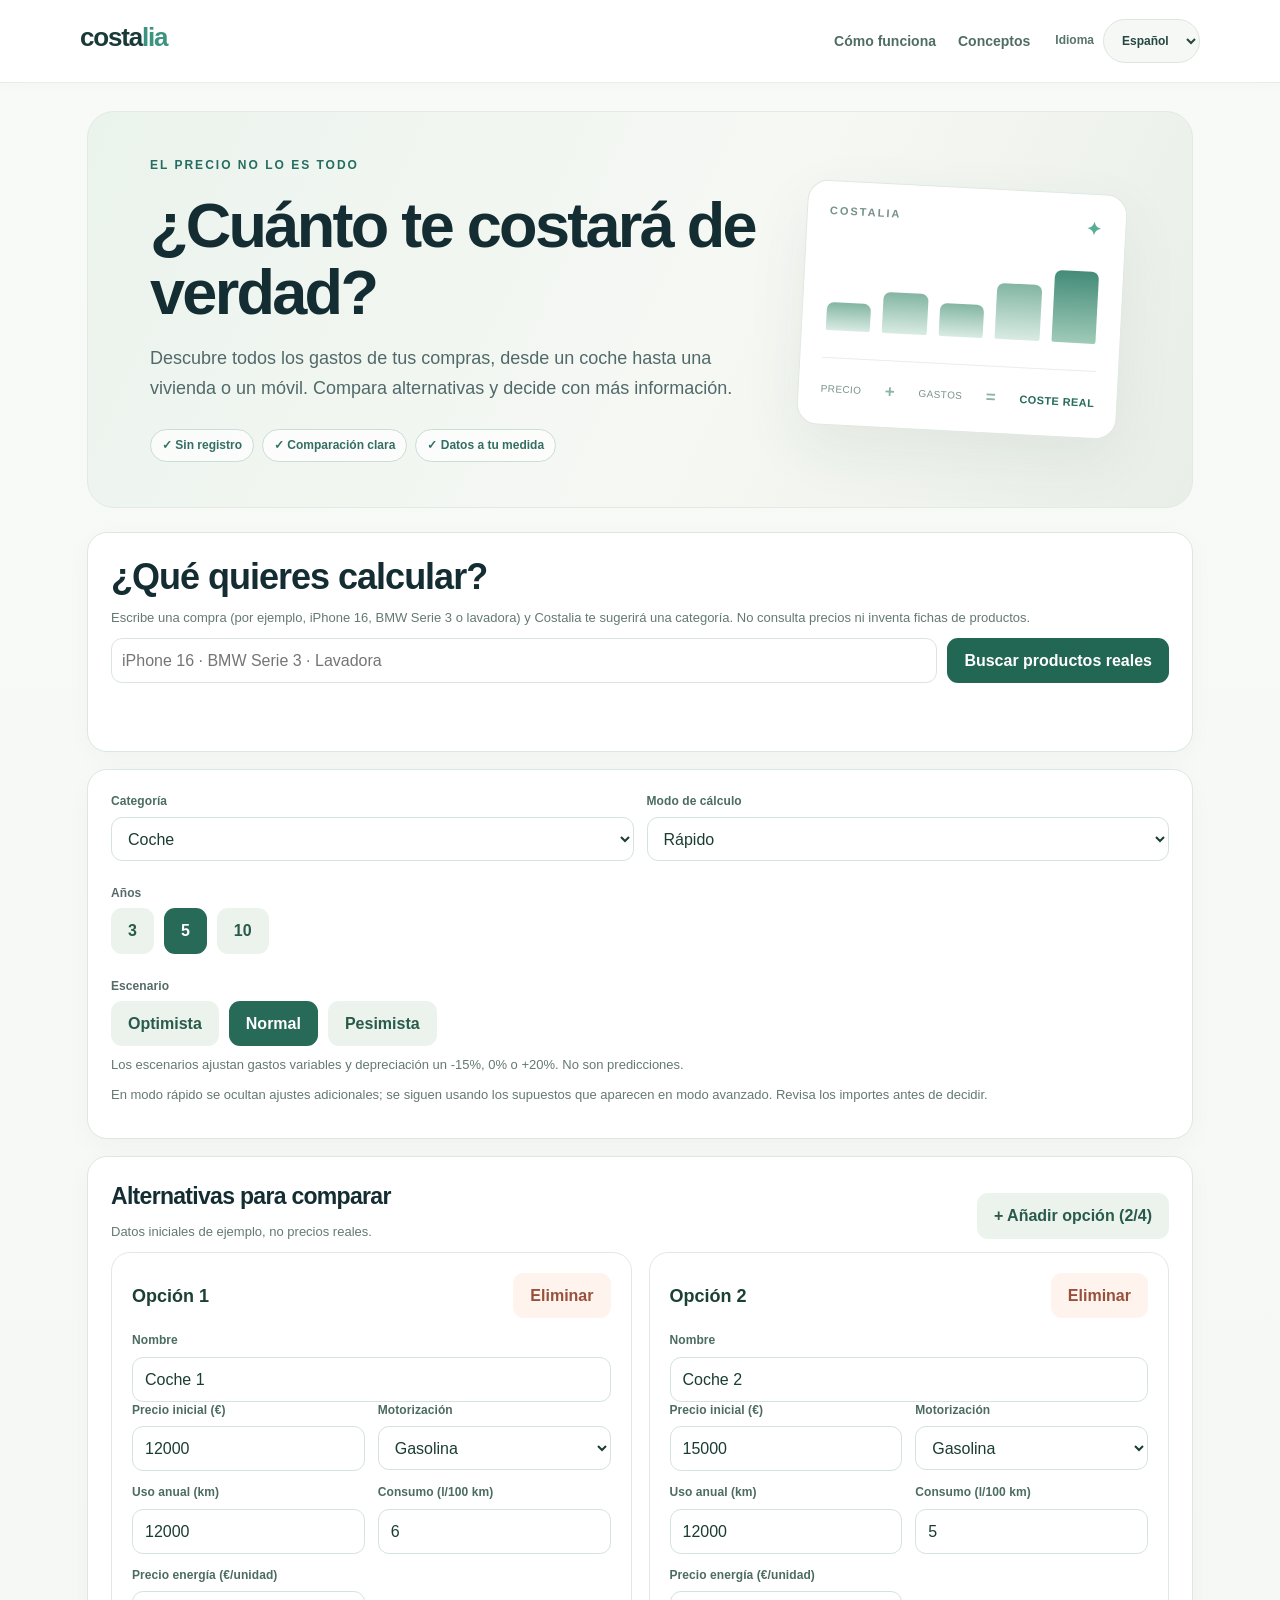
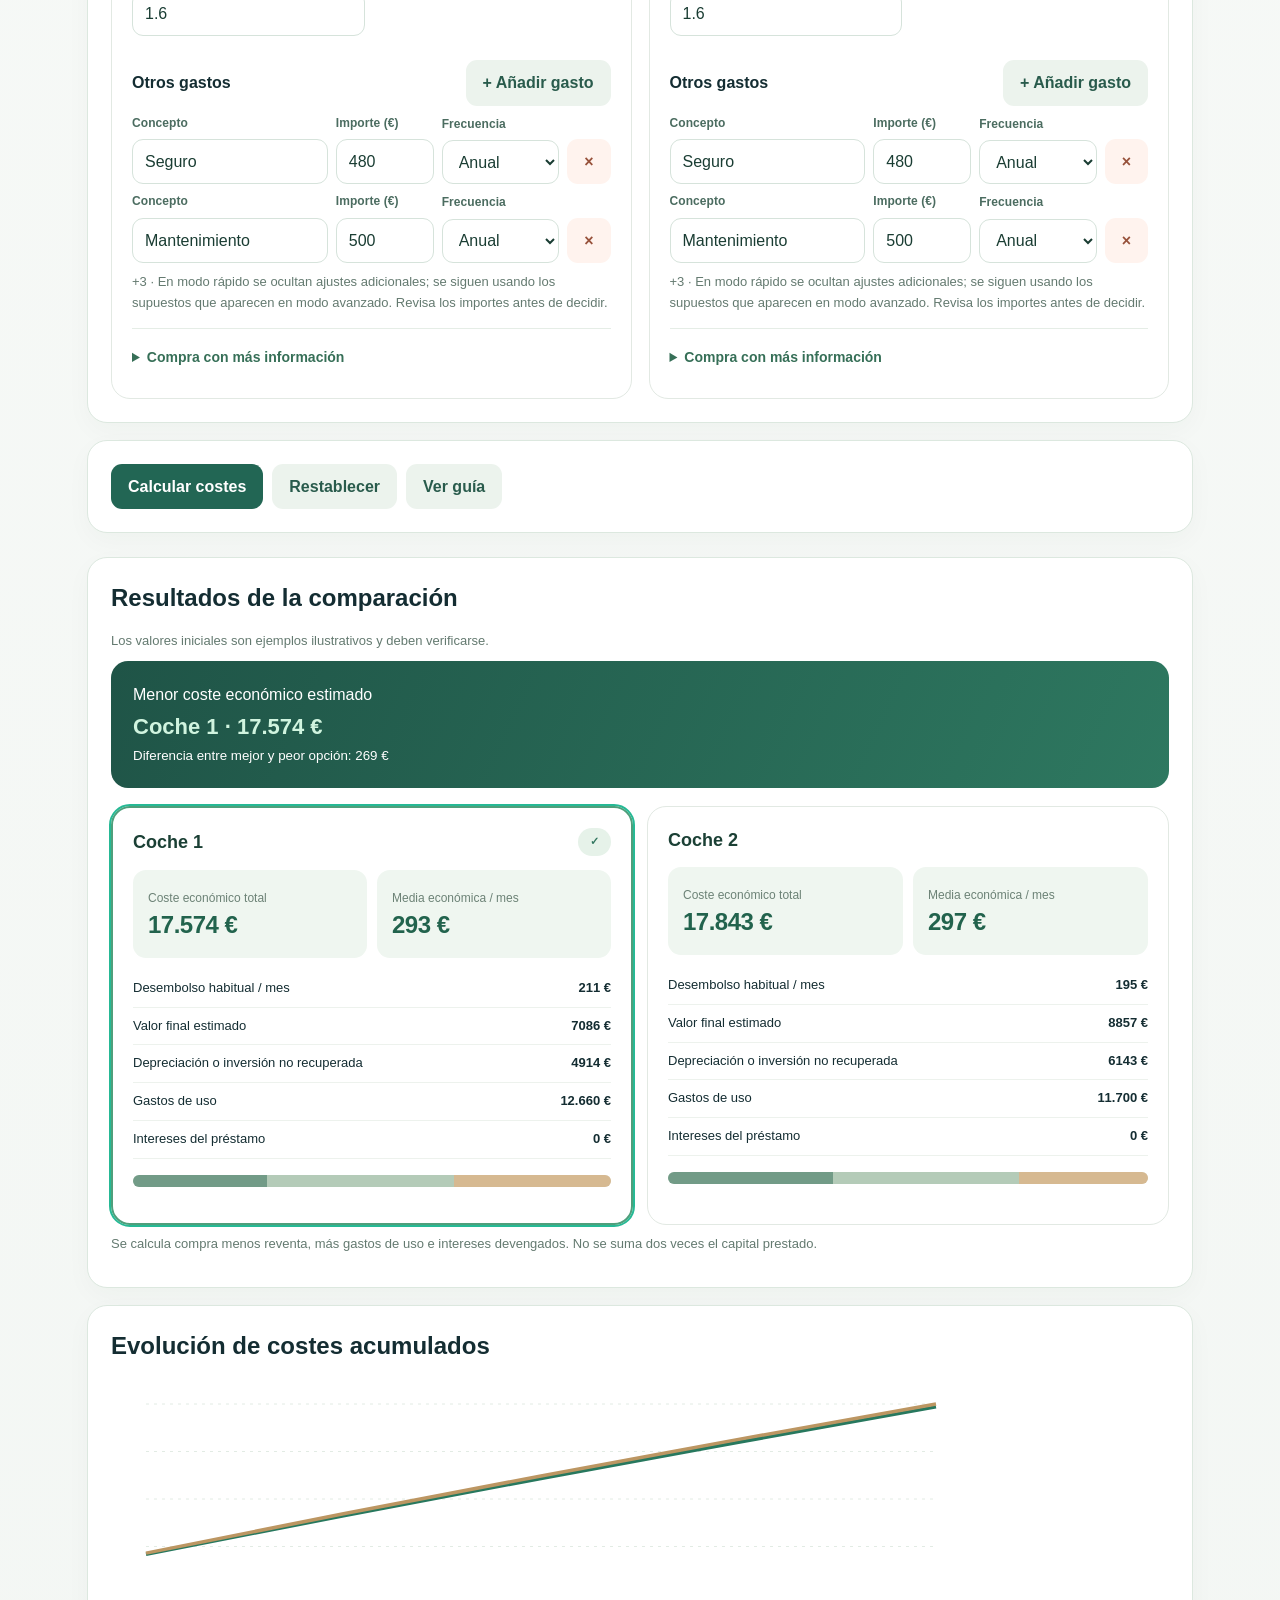
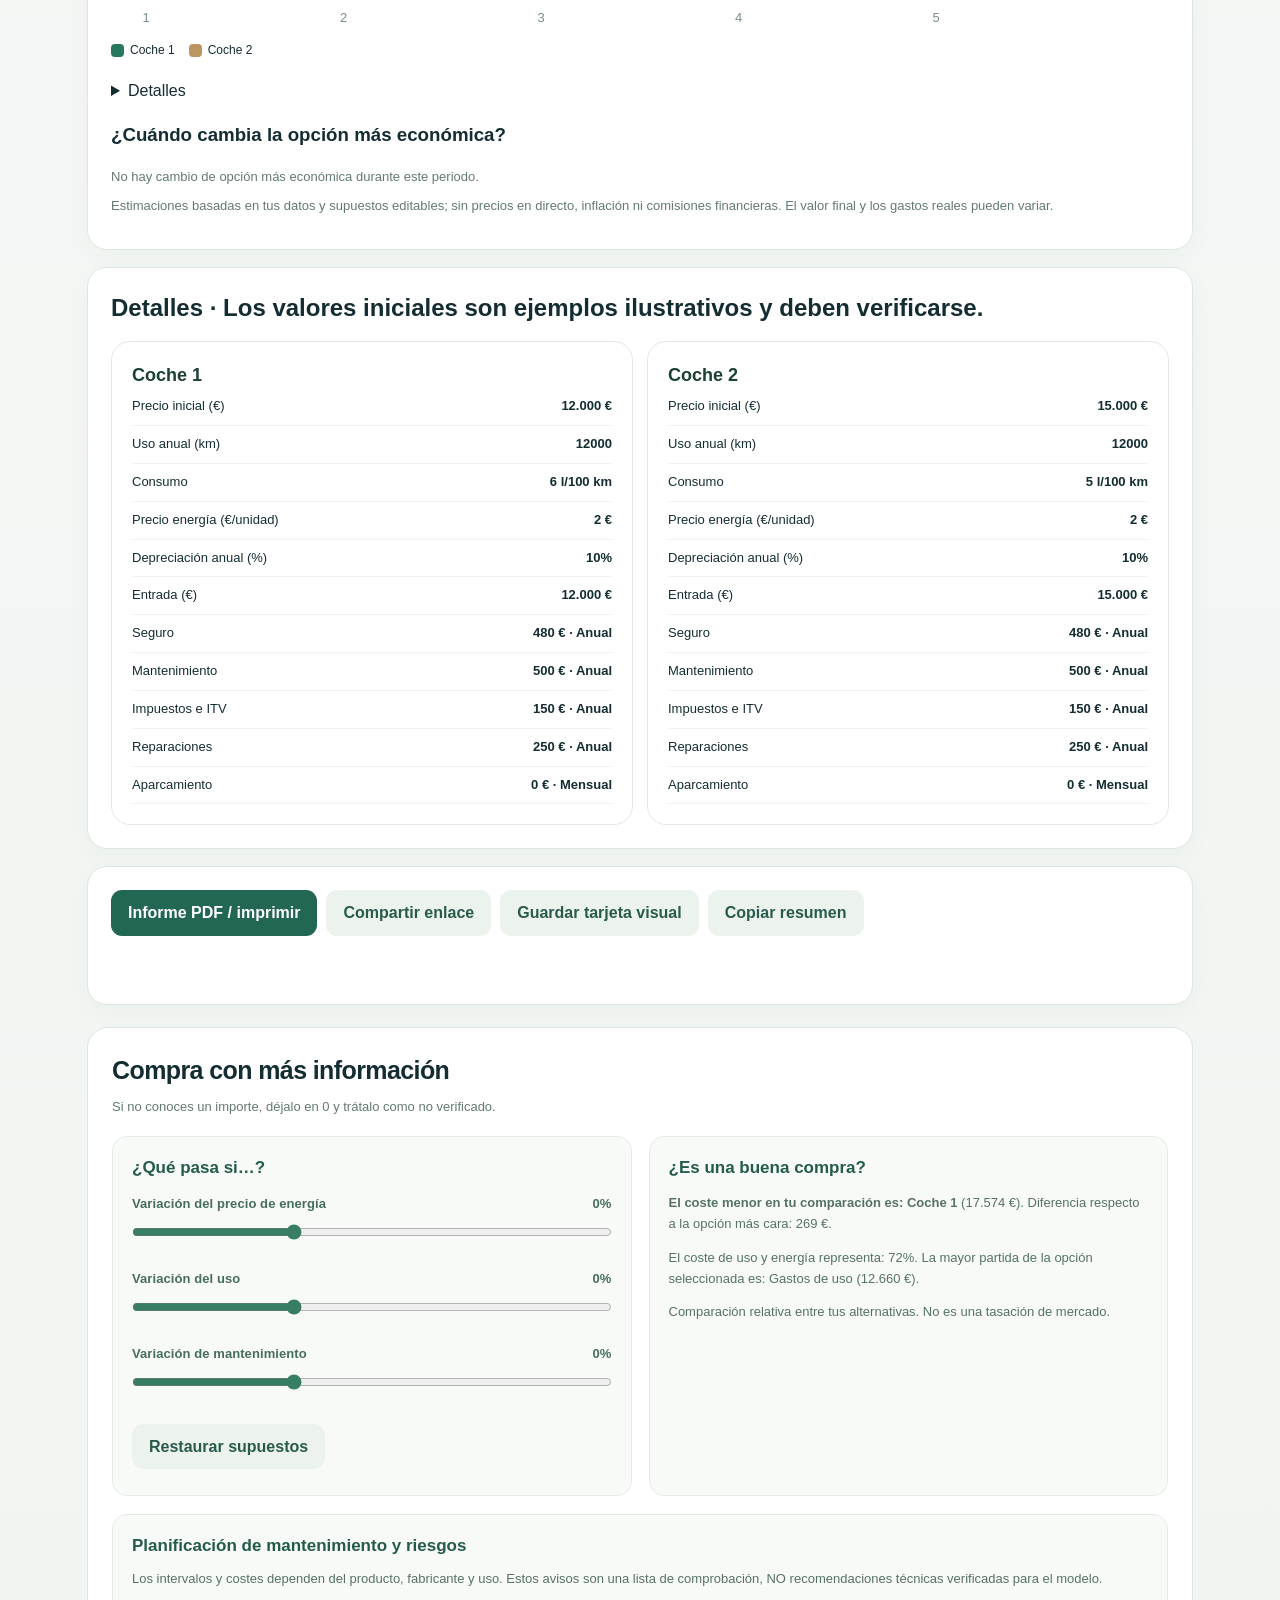
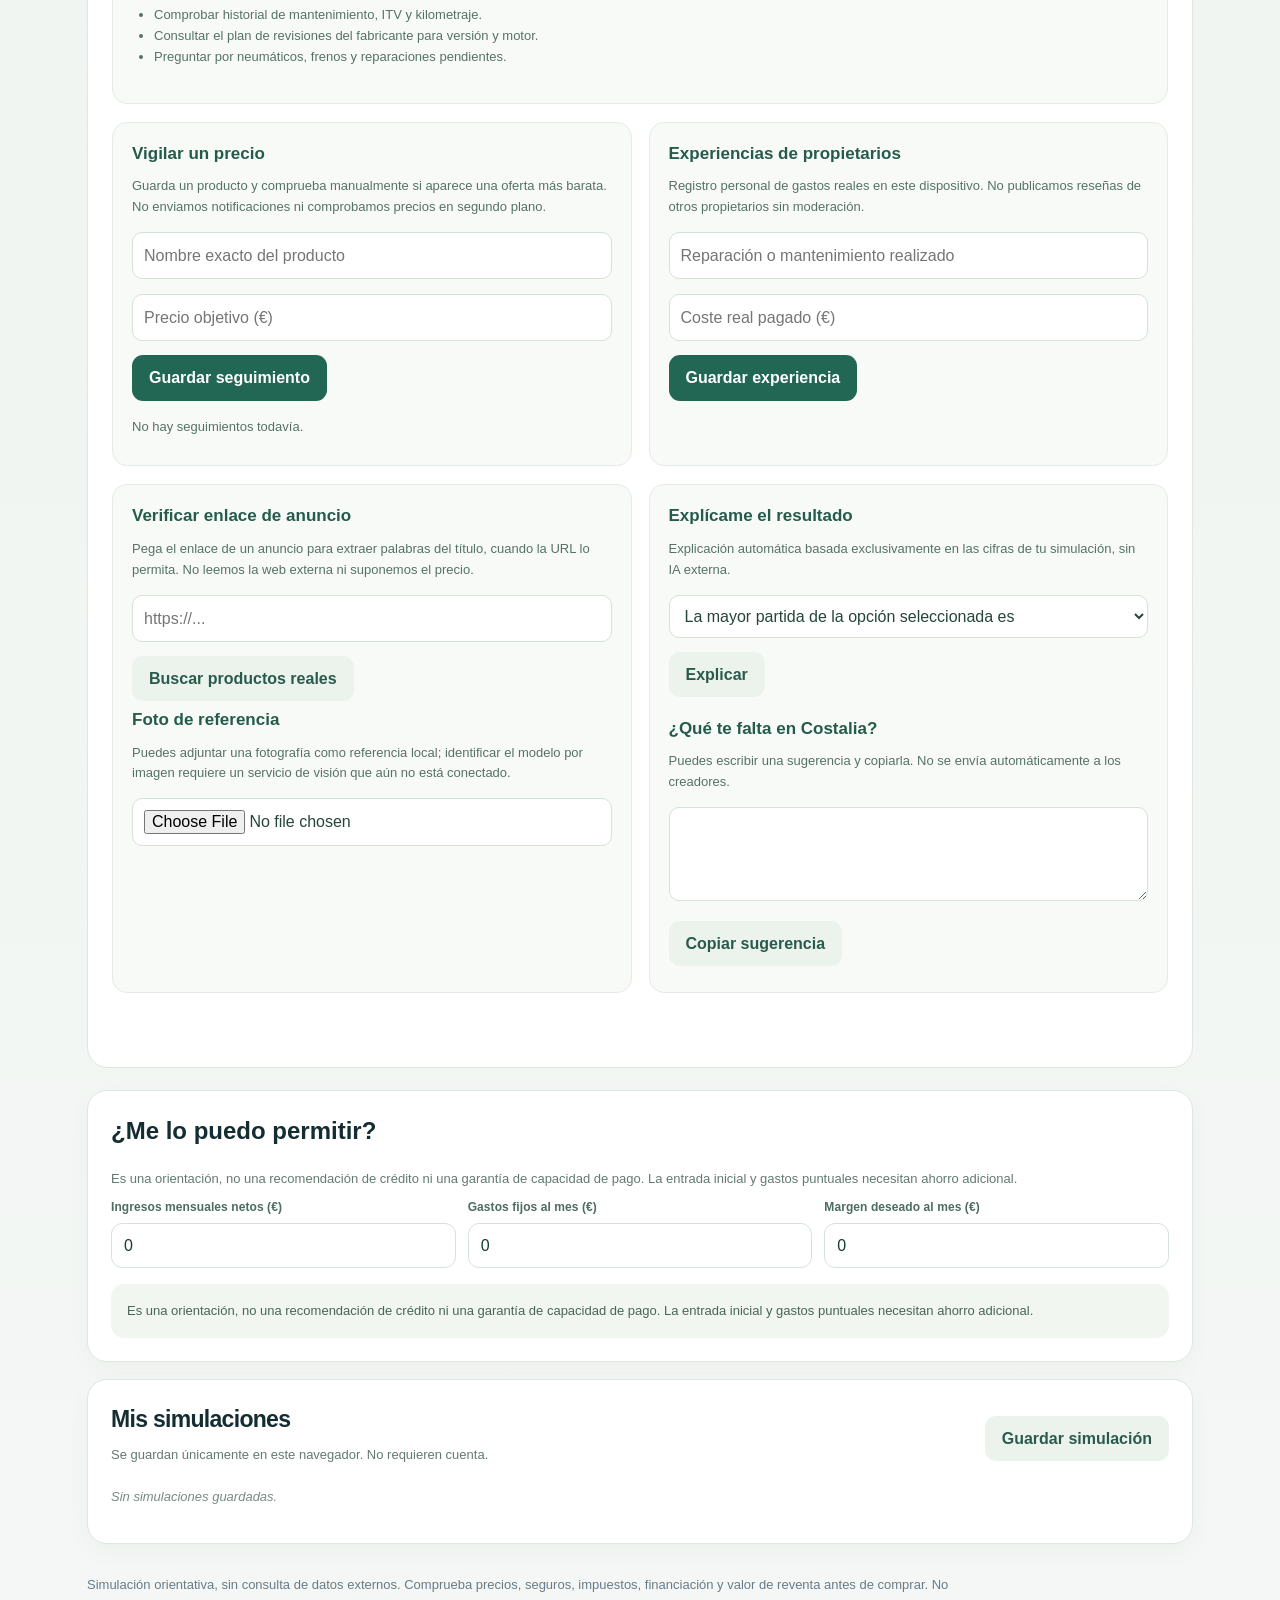
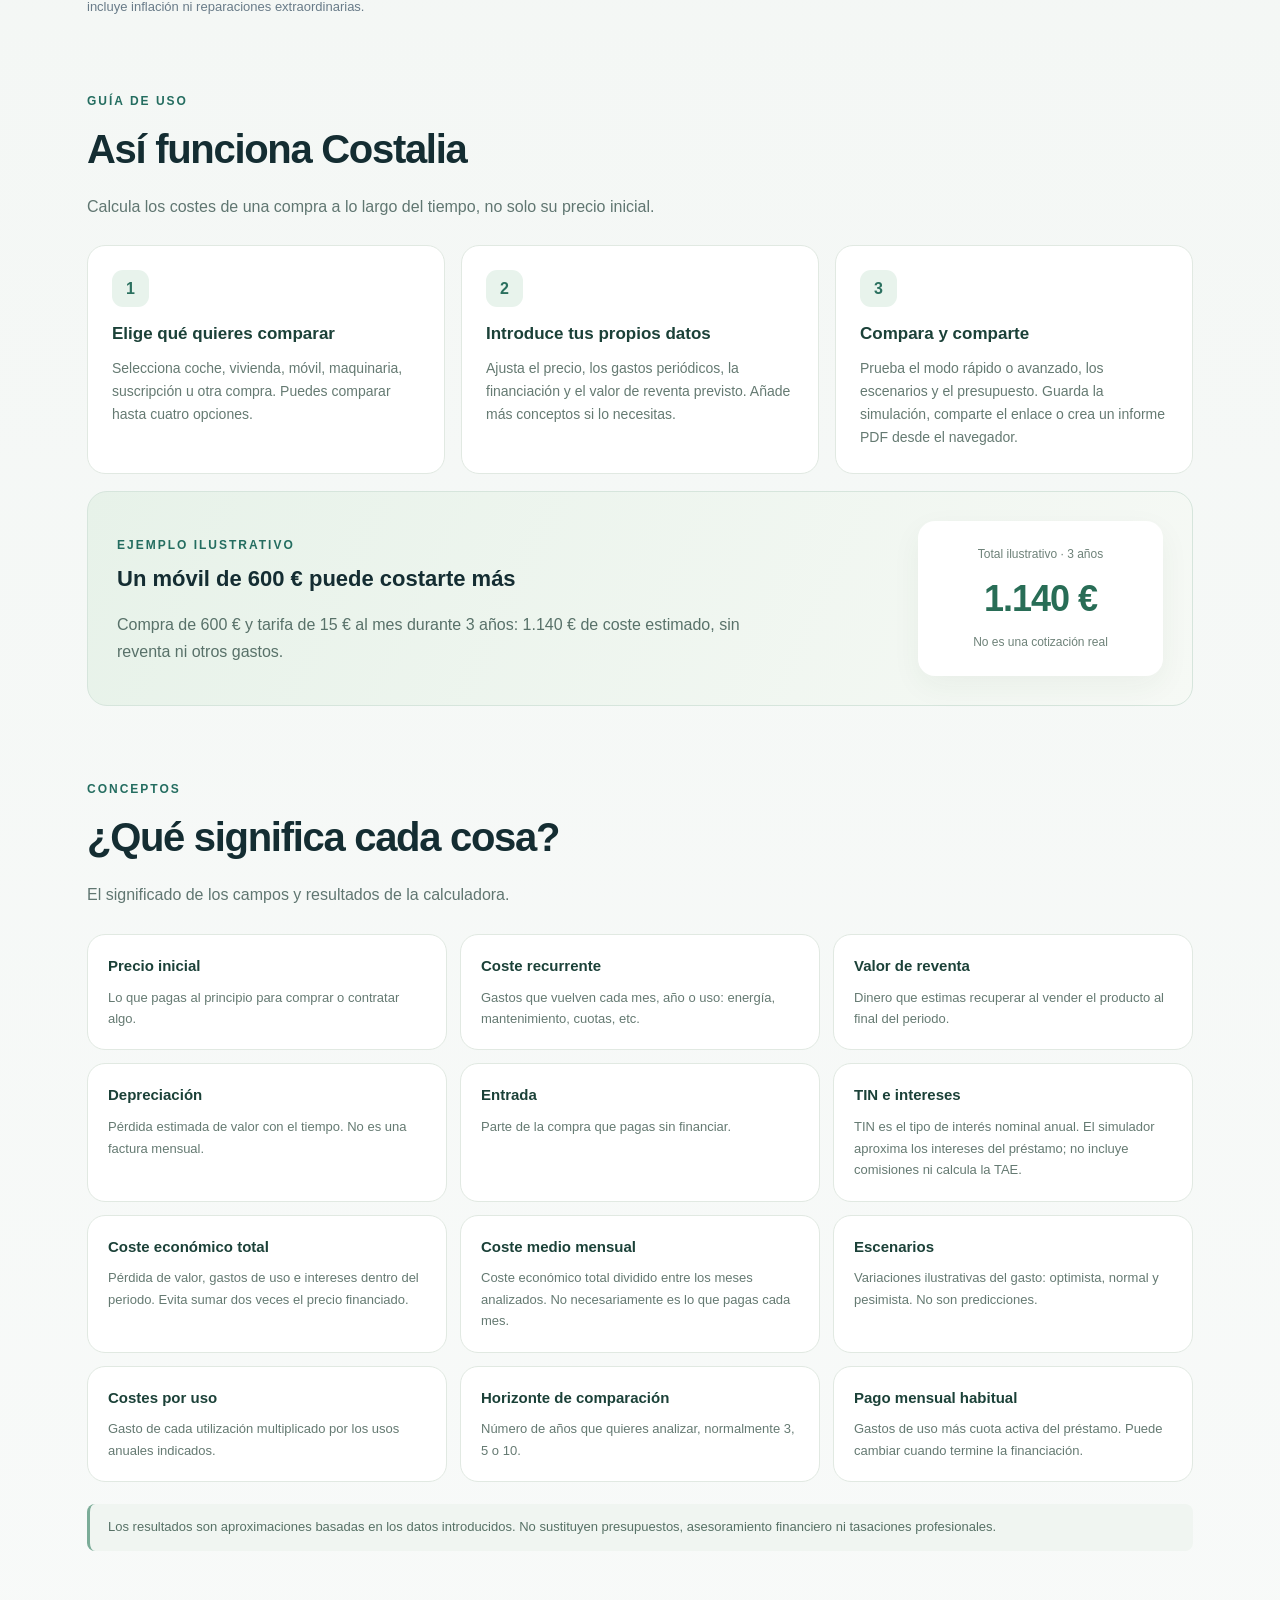
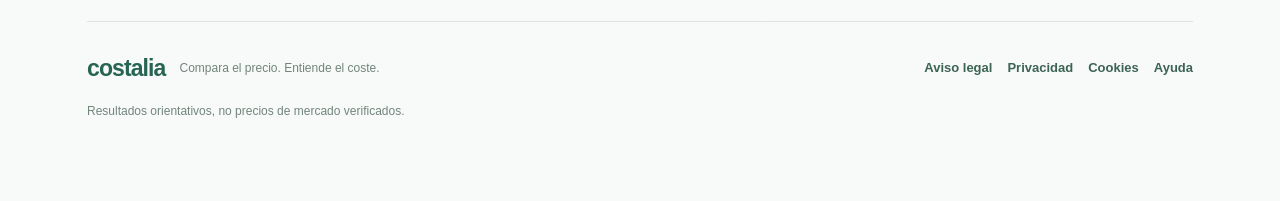
<file: index.html>
<!doctype html><html lang="es"><head><meta charset="utf-8"><meta name="viewport" content="width=device-width,initial-scale=1"><title>Costalia | Descubre cuánto te cuesta de verdad</title><meta name="theme-color" content="#0e3045"><meta property="og:type" content="website"><meta property="og:title" content="Costalia — Descubre el coste real de tus compras"><meta property="og:description" content="Compara gastos, mantenimiento, financiación y depreciación de cualquier compra."><link rel="icon" type="image/svg+xml" href="/favicon.svg"><link rel="stylesheet" href="/costalia-plus.css"><meta name="description" content="Calcula el coste real de coches, motos, vivienda, tecnología, electrodomésticos y cualquier compra. Compara opciones."><style>
*{box-sizing:border-box}body{margin:0;background:#f4f7f9;color:#102b3d;font:16px system-ui,sans-serif}header{background:#0e3045;color:white;padding:18px 5%;display:flex;justify-content:space-between}header strong{font-size:24px}header strong span{color:#55d3b4}select,button,input{font:inherit}select,input{width:100%;padding:10px;border:1px solid #cbd7df;border-radius:9px;background:white}header select{width:auto}main{max-width:1130px;margin:35px auto;padding:0 16px}h1{font-size:clamp(30px,5vw,52px);letter-spacing:-2px;margin:8px 0}h2{margin-top:0}.muted,.note{color:#647785}.note{font-size:13px}.hero{margin-bottom:26px}.eyebrow{font-size:13px;color:#078b75;font-weight:800;text-transform:uppercase}.cards{display:grid;grid-template-columns:repeat(2,minmax(0,1fr));gap:16px}.panel{background:white;border-radius:17px;padding:23px;border:1px solid #dce5eb;box-shadow:0 4px 16px #172d4109}.fields{display:grid;grid-template-columns:repeat(2,minmax(0,1fr));gap:14px}label{font-size:13px;font-weight:650;display:block;color:#466073;margin-bottom:6px}.wide{grid-column:span 2}.row{display:flex;gap:10px;align-items:center;flex-wrap:wrap}.actions{justify-content:center;margin:20px 0}button{border:0;border-radius:10px;background:#11394d;color:white;padding:12px 18px;cursor:pointer;font-weight:700}.ghost{background:#e1ebf0;color:#14384b}.active{background:#087f69}.metric{padding:16px;border-radius:12px;background:#eaf6f2}.metric strong{display:block;font-size:clamp(23px,3vw,34px);color:#087a65;margin-top:7px}.results{margin-top:18px}.result-card h2{font-size:20px}.stats{display:grid;grid-template-columns:1fr 1fr;gap:10px}.winner{outline:2px solid #26b995}.bar{height:10px;background:#e1eaf0;border-radius:8px;overflow:hidden}.bar i{height:100%;display:block;background:#1ba58b}.line{display:flex;justify-content:space-between;font-size:13px;margin:13px 0 6px}.summary{background:#123349;color:white;padding:20px;border-radius:12px;margin:17px 0;font-size:18px}.summary b{color:#76e6c9}.warning{background:#fff5db;padding:16px;border-radius:10px}.foot{font-size:13px;color:#687b88;margin:28px 0}@media(max-width:720px){.cards{grid-template-columns:1fr}.panel{padding:17px}}

/* Visual refresh: neutral editorial design, calm green highlights */
:root{--ink:#142d32;--muted:#607478;--sage:#276f64;--sage-light:#e6f0eb;--line:#e2e9e5}
html{scroll-behavior:smooth}body{background:linear-gradient(180deg,#f8faf8 0%,#f1f5f2 62%,#f8faf9 100%);color:var(--ink);font-family:Inter,ui-sans-serif,-apple-system,BlinkMacSystemFont,"Segoe UI",sans-serif;line-height:1.45}
header{background:#fff;color:#193a38;padding:19px max(20px,calc((100vw - 1120px)/2));border-bottom:1px solid #e7ece9;box-shadow:0 2px 14px #23433806;position:relative;z-index:1}
header strong{letter-spacing:-1.2px;font-size:26px}header strong span{color:#3b9380}header select{color:#244741;background:#f6f8f6;border:1px solid #dce7e1;border-radius:30px;padding:9px 14px}
main{max-width:1150px;padding:0 22px 80px;margin:0 auto}
.hero{position:relative;overflow:hidden;min-height:340px;display:grid;grid-template-columns:minmax(0,1.3fr) minmax(250px,.7fr);align-items:center;gap:20px;margin:28px 0 24px;background:linear-gradient(115deg,#ebf3ed 0%,#f6f8f4 57%,#e9eee8 100%);padding:45px clamp(24px,5vw,62px);border-radius:27px;border:1px solid #e2eae1}
.hero-content{position:relative;z-index:1}.hero h1{font-size:clamp(36px,5.2vw,63px);line-height:1.05;letter-spacing:-2.7px;max-width:720px;margin:18px 0 18px;font-weight:830}.hero .muted{font-size:clamp(15px,1.7vw,18px);line-height:1.7;max-width:620px;color:#516969;margin:0}.eyebrow{font-size:12px;color:#246d60;letter-spacing:2px;font-weight:800}
.hero-perks{display:flex;flex-wrap:wrap;gap:8px;margin-top:25px}.hero-perks span{display:inline-flex;padding:7px 11px;border:1px solid #c9ded4;background:#ffffffb8;border-radius:30px;font-size:12px;color:#346e62;font-weight:650}
.hero-art{background:#fff;min-height:245px;border:1px solid #e0e8e2;box-shadow:0 22px 60px #224f3513;border-radius:21px;padding:22px;transform:rotate(3deg);display:flex;flex-direction:column;justify-content:space-between;max-width:320px;width:100%;justify-self:center}
.art-top{display:flex;justify-content:space-between;font-size:11px;font-weight:800;color:#76908b;letter-spacing:2px}.art-top span{color:#59ad95;font-size:18px}.art-graph{display:flex;align-items:end;gap:12px;height:90px;padding:8px 2px}.art-graph i{flex:1;background:linear-gradient(180deg,#83b6a2,#d9ebe3);border-radius:7px 7px 2px 2px}.art-graph i:nth-child(1){height:38%}.art-graph i:nth-child(2){height:56%}.art-graph i:nth-child(3){height:45%}.art-graph i:nth-child(4){height:76%}.art-graph i:nth-child(5){height:98%;background:linear-gradient(180deg,#438b78,#9fcbb8)}.art-line{height:1px;background:#e8eee9}.art-bottom{display:flex;justify-content:space-between;align-items:center;gap:4px;font-size:10px;letter-spacing:.4px;color:#79928b}.art-bottom b{font-size:17px;color:#8cb4a5}.art-bottom strong{color:#256b5c;font-size:11px}
.panel{border:1px solid var(--line);box-shadow:0 10px 28px #1d43300a;border-radius:20px;padding:26px;transition:box-shadow .2s ease,transform .2s ease}
.panel h2{font-size:21px;letter-spacing:-.65px;color:#203c3b}
.category-panel{margin-bottom:16px;background:#fff;padding:30px;border-left:4px solid #4a967e}.category-panel h2{font-size:25px;margin-bottom:7px}.category-panel .note{margin-bottom:18px}
.category-panel select{max-width:680px!important;background:#f8faf9;border-color:#d1e0d8;padding:15px 16px;font-size:16px;font-weight:600}
.control-panel{background:#fff}#periodButtons button,#scenarios button{min-width:74px;border-radius:99px}
input,select{border-radius:11px;border-color:#dbe4e0;min-height:44px;transition:border-color .15s,box-shadow .15s}input:focus,select:focus{outline:none;border-color:#539885;box-shadow:0 0 0 3px #53988526}
label{color:#566b68;font-size:12px;font-weight:700;letter-spacing:.08px}
button{background:#245d52;border-radius:12px;padding:12px 21px;transition:transform .15s ease,background .15s ease,box-shadow .15s ease}button:hover{background:#1a4d43;transform:translateY(-1px);box-shadow:0 7px 16px #16483b1b}button:focus-visible{outline:3px solid #64ae95;outline-offset:3px}.ghost{background:#edf3ef;color:#2b5d52}.ghost:hover{background:#dceae2}.active{background:#276f60;color:#fff}
.cards{gap:20px}#forms .panel,#generalForms .panel{border-top:3px solid #a4c5b5}
.actions{margin:25px 0 29px;gap:11px}#calc{background:#235c50;padding:15px 26px;box-shadow:0 9px 24px #285b4733;font-size:16px}
.metric{background:#f0f6f1;border:1px solid #e3eee6;border-radius:15px}.metric strong{color:#276b58;letter-spacing:-1px}.result-card.winner,.panel.winner{outline:2px solid #4b9c7f;box-shadow:0 12px 32px #3a80551e}
.summary{background:linear-gradient(115deg,#1e493f,#2c6756);border-radius:16px;padding:25px}.summary b{color:#c3f1d8}.bar{background:#e9efeb}.bar i{background:#6da78d}.foot{max-width:900px;line-height:1.7}
@media(max-width:760px){main{padding:0 14px 50px}.hero{grid-template-columns:1fr;padding:31px 22px;min-height:unset;margin:17px 0 19px}.hero h1{font-size:clamp(37px,8vw,53px);letter-spacing:-1.8px}.hero-art{display:none}.hero-perks{gap:7px}.panel{padding:20px}.category-panel{padding:23px}.actions{align-items:stretch}.actions button{flex:1 1 175px}.fields{gap:12px}}
@media(prefers-reduced-motion:reduce){html{scroll-behavior:auto}button,.panel{transition:none}button:hover{transform:none}}

.top-nav{display:flex;gap:22px;align-items:center;margin-left:auto;margin-right:25px}.top-nav a{color:#506d65;font-size:14px;text-decoration:none;font-weight:650}.top-nav a:hover,.site-footer a:hover{text-decoration:underline}.language-control{display:flex;align-items:center;gap:9px;color:#58746b;font-size:12px;font-weight:700}
.help-section{scroll-margin-top:20px;margin-top:70px}.help-head{max-width:760px;margin-bottom:25px}.help-head h2{font-size:clamp(26px,3.4vw,40px);letter-spacing:-1.3px;margin:9px 0}.help-head p{color:#607671;font-size:16px;line-height:1.65}.guide-grid{display:grid;grid-template-columns:repeat(3,minmax(0,1fr));gap:16px}.guide-step,.gloss-item{background:white;border:1px solid #e1e9e2;border-radius:18px;padding:24px}.step-num{display:inline-flex;width:37px;height:37px;align-items:center;justify-content:center;border-radius:11px;background:#e8f3ec;color:#2b705f;font-weight:850;margin-bottom:15px}.guide-step h3,.gloss-item h3{font-size:17px;color:#1b4138;margin:0 0 10px}.guide-step p,.gloss-item p{font-size:14px;line-height:1.65;color:#657a72;margin:0}
.help-example{margin-top:17px;border:1px solid #d6e5dc;background:linear-gradient(115deg,#e7f2e9,#f6f9f5);border-radius:20px;padding:29px;display:flex;align-items:center;justify-content:space-between;gap:30px}.help-example h3{font-size:22px;margin:8px 0}.help-example p{color:#587169;max-width:650px;line-height:1.7;margin-bottom:0}.example-number{background:white;border-radius:17px;padding:25px;min-width:245px;text-align:center;box-shadow:0 10px 30px #214e2e0d}.example-number span,.example-number small{display:block;font-size:12px;color:#6e8279}.example-number strong{display:block;font-size:36px;letter-spacing:-1px;color:#286d56;margin:9px 0}
.gloss-grid{display:grid;grid-template-columns:repeat(3,minmax(0,1fr));gap:13px}.gloss-item{padding:20px}.gloss-item h3{font-size:15px}.gloss-item p{font-size:13px}.help-disclaimer{background:#f0f5f1;border-left:3px solid #7bac98;padding:14px 18px;color:#577166;font-size:13px;border-radius:8px;margin-top:22px}
.site-footer{border-top:1px solid #dce6de;margin-top:70px;padding:30px 0 0;display:flex;flex-wrap:wrap;gap:18px 25px;align-items:center;justify-content:space-between}.footer-identity{display:flex;align-items:center;gap:14px}.footer-identity b{font-size:23px;letter-spacing:-.9px;color:#276452}.footer-identity span,.site-footer small{font-size:12px;color:#71857b}.site-footer nav{display:flex;flex-wrap:wrap;gap:15px}.site-footer a{color:#3c6455;text-decoration:none;font-size:13px;font-weight:600}.site-footer small{width:100%}
@media(max-width:760px){header{gap:8px;flex-wrap:wrap}.top-nav{order:3;width:100%;margin:0;gap:22px;padding-top:9px;border-top:1px solid #eaf0eb}.language-control{margin-left:auto}.guide-grid,.gloss-grid{grid-template-columns:1fr}.help-section{margin-top:50px}.help-example{flex-direction:column;align-items:stretch}.example-number{min-width:0}.site-footer{align-items:start;flex-direction:column}}
</style></head><body><header><strong>costa<span>lia</span></strong><nav class="top-nav"><a href="#guide" id="helpNav">Cómo funciona</a><a href="#glossary" id="termsNav">Conceptos</a></nav><div class="language-control"><span id="langCaption">Idioma</span><select id="lang" aria-label="Idioma / Language"><option value="es">Español</option><option value="ca">Català</option><option value="en">English</option></select></div></header><main>
<div class="hero"><div class="hero-content"><div class="eyebrow" data-t="sub">El precio de compra no lo es todo</div><h1 data-t="title">¿Cuánto te costará de verdad?</h1><p class="muted" data-t="intro">Calcula el coste real de coches, motos, viviendas, tecnología y cualquier compra. Compara dos opciones y descubre los gastos que no ves. Gratis y sin registro.</p><div class="hero-perks"><span>✓ Sin registro</span><span>✓ Comparación clara</span><span>✓ Datos a tu medida</span></div></div><div class="hero-art" aria-hidden="true"><div class="art-top">COSTALIA <span>✦</span></div><div class="art-graph"><i></i><i></i><i></i><i></i><i></i></div><div class="art-line"></div><div class="art-bottom"><span>PRECIO</span><b>+</b><span>GASTOS</span><b>=</b><strong>COSTE REAL</strong></div></div></div>
<div id="costaliaStudio"><div id="cs-main"></div></div><div id="legacyCalc" aria-hidden="true"><div class="panel category-panel" id="choose-category"><h2 id="categoryTitle">¿Qué quieres calcular?</h2><p class="note" id="categoryHelp">Elige una categoría o usa el modo personalizado para cualquier compra.</p><div class="row"><select id="category" aria-label="Categoría" style="max-width:520px"></select><button id="addExpense" class="ghost" style="display:none">+ Añadir gasto</button></div></div><div class="panel control-panel"><h2 data-t="period">Periodo de comparación</h2><div class="row" id="periodButtons"><button data-y="3">3</button><button data-y="5" class="active">5</button><button data-y="10">10</button><span data-t="years">años</span></div><p class="note" data-t="examples">Todos los valores son ejemplos editables, no ofertas ni precios reales.</p></div>
<div class="panel control-panel" style="margin-top:16px"><h2 id="scenarioTitle">Escenario de gastos</h2><div class="row" id="scenarios"><button data-s="low" class="ghost">Optimista</button><button data-s="normal" class="active">Normal</button><button data-s="high" class="ghost">Pesimista</button></div><p class="note" id="scenarioNote">El escenario cambia el coste de energía, mantenimiento, reparaciones y la tasa de depreciación un -15%, 0% o +20%. No modifica el seguro ni los impuestos.</p></div><div id="forms" class="cards" style="margin-top:16px"></div><div id="generalForms" class="cards" style="margin-top:16px;display:none"></div><div class="row actions"><button id="calc" data-t="calculate">Calcular y comparar</button><button id="copy" class="ghost" data-t="copy">Copiar resumen</button><button id="share" class="ghost">Compartir enlace</button><button id="reset" class="ghost" data-t="reset">Restaurar ejemplos</button></div><div id="result" aria-live="polite"></div>
</div><p class="foot" data-t="legal">Simulación orientativa, sin consulta de datos externos. Comprueba precios, seguros, impuestos, financiación y valor de reventa antes de comprar. No incluye inflación ni reparaciones extraordinarias.</p><section class="help-section" id="guide" aria-labelledby="guideTitle"><div class="help-head"><span class="eyebrow" id="guideEyebrow">GUÍA DE USO</span><h2 id="guideTitle">Así funciona Costalia</h2><p id="guideIntro">Calcula gastos a lo largo del tiempo, no solo el precio de compra.</p></div><div class="guide-grid" id="guideSteps"></div><div class="help-example"><div><span class="eyebrow" id="exampleEyebrow">EJEMPLO</span><h3 id="exampleTitle">Un móvil de 600 € puede costarte más</h3><p id="exampleText">Si pagas 600 € por el móvil y 15 € al mes por una tarifa durante 3 años, el desembolso estimado será de 1.140 €, suponiendo que no haya valor de reventa ni otros gastos.</p></div><div class="example-number"><span id="exampleLabel">Total ilustrativo · 3 años</span><strong>1.140 €</strong><small id="exampleDisclaimer">Ejemplo, no una cotización real.</small></div></div></section>
<section class="help-section glossary" id="glossary" aria-labelledby="glossaryTitle"><div class="help-head"><span class="eyebrow" id="glossaryEyebrow">DICCIONARIO</span><h2 id="glossaryTitle">¿Qué significa cada dato?</h2><p id="glossaryIntro">Explicaciones sencillas de los campos y los resultados.</p></div><div class="gloss-grid" id="glossaryList"></div><p class="help-disclaimer" id="helpDisclaimer">Los resultados son aproximaciones basadas en los importes que introduces. No equivalen a una oferta ni a asesoramiento financiero.</p></section>
<footer class="site-footer"><div class="footer-identity"><b>costalia</b><span id="footerTagline">Compara el precio. Entiende el coste.</span></div><nav aria-label="Legal"><a href="/aviso-legal.html" id="legalLink">Aviso legal</a><a href="/privacidad.html" id="privacyLink">Privacidad</a><a href="/cookies.html" id="cookiesLink">Cookies</a><a href="#guide" id="footerHelp">Ayuda</a></nav><small id="footerDisclaimer">Las simulaciones son orientativas y no sustituyen presupuestos profesionales.</small></footer></main><script>
const dict={
es:{sub:"El precio no lo es todo",title:"¿Cuánto te costará de verdad?",intro:"Descubre todos los gastos de tus compras, desde un coche hasta una vivienda o un móvil. Compara alternativas y decide con más información.",period:"Periodo de comparación",years:"años",examples:"Todos los valores son ejemplos editables, no ofertas ni precios reales.",calculate:"Calcular y comparar",copy:"Copiar resumen",reset:"Restaurar ejemplos",legal:"Simulación orientativa, sin consulta de datos externos. Comprueba precios, seguros, impuestos, financiación y valor de reventa antes de comprar. No incluye inflación ni reparaciones extraordinarias.",car:"Vehículo",name:"Nombre",price:"Precio de compra (€)",km:"Km al año",cons:"Consumo (l/100 km)",fuel:"Combustible (€/l)",insurance:"Seguro anual (€)",maintenance:"Mantenimiento anual (€)",tax:"Impuestos e ITV/año (€)",parking:"Aparcamiento anual (€)",repairs:"Reserva reparaciones/año (€)",deprec:"Depreciación anual (%)",down:"Entrada (€)",apr:"TIN anual (%)",term:"Plazo préstamo (meses)",total:"Coste económico total",monthly:"Coste económico medio/mes",cash:"Pago mensual habitual",residual:"Valor residual estimado",breakdown:"Desglose",fuelCost:"Combustible",other:"Gastos de uso restantes",loss:"Pérdida de valor",interest:"Intereses devengados",saving:"Diferencia entre vehículos",cheaper:"Más económico",formula:"Coste económico = pérdida de valor + gastos de uso + intereses devengados durante el periodo. El pago mensual habitual incluye la cuota del préstamo y los gastos de uso, pero no la entrada. No contamos dos veces el capital prestado.",invalid:"Revisa los campos: importes negativos, entrada mayor que el precio o préstamo sin plazo no son válidos.",copied:"¡Copiado!"},
ca:{sub:"El preu no ho és tot",title:"Quant et costarà de veritat?",intro:"Descobreix totes les despeses de les teves compres, des d’un cotxe fins a un habitatge o un mòbil. Compara alternatives i decideix amb més informació.",period:"Període de comparació",years:"anys",examples:"Tots els valors són exemples editables, no ofertes ni preus reals.",calculate:"Calcula i compara",copy:"Copia el resum",reset:"Restaura exemples",legal:"Simulació orientativa, sense consulta de dades externes. Comprova preus, assegurances, impostos, finançament i valor de revenda abans de comprar. No inclou inflació ni reparacions extraordinàries.",car:"Vehicle",name:"Nom",price:"Preu de compra (€)",km:"Km anuals",cons:"Consum (l/100 km)",fuel:"Combustible (€/l)",insurance:"Assegurança anual (€)",maintenance:"Manteniment anual (€)",tax:"Impostos i ITV/any (€)",parking:"Aparcament anual (€)",repairs:"Reserva reparacions/any (€)",deprec:"Depreciació anual (%)",down:"Entrada (€)",apr:"TIN anual (%)",term:"Termini préstec (mesos)",total:"Cost econòmic total",monthly:"Cost econòmic mitjà/mes",cash:"Pagament mensual habitual",residual:"Valor residual estimat",breakdown:"Desglossament",fuelCost:"Combustible",other:"Altres despeses d'ús",loss:"Pèrdua de valor",interest:"Interessos meritats",saving:"Diferència entre vehicles",cheaper:"Més econòmic",formula:"Cost econòmic = pèrdua de valor + despeses d'ús + interessos meritats durant el període. El pagament mensual habitual inclou la quota del préstec i les despeses d'ús, però no l'entrada. No comptem dues vegades el capital prestat.",invalid:"Revisa els camps: imports negatius, entrada superior al preu o préstec sense termini no són vàlids.",copied:"Copiat!"},
en:{sub:"Purchase price isn't everything",title:"What will it really cost?",intro:"Uncover the costs behind a purchase, from a car to a home or a phone. Compare options and make more informed decisions.",period:"Comparison period",years:"years",examples:"All numbers are editable examples, not live quotes.",calculate:"Calculate and compare",copy:"Copy summary",reset:"Reset examples",legal:"Illustrative estimate, no live data. Verify prices, insurance, taxes, financing and resale values before buying. Excludes inflation and unexpected repairs.",car:"Vehicle",name:"Name",price:"Purchase price (€)",km:"Km per year",cons:"Fuel use (l/100 km)",fuel:"Fuel (€/l)",insurance:"Annual insurance (€)",maintenance:"Annual maintenance (€)",tax:"Taxes and inspections/year (€)",parking:"Annual parking (€)",repairs:"Repairs allowance/year (€)",deprec:"Annual depreciation (%)",down:"Down payment (€)",apr:"Annual nominal rate (%)",term:"Loan term (months)",total:"Total economic cost",monthly:"Average economic cost/month",cash:"Typical monthly cash payment",residual:"Estimated resale value",breakdown:"Breakdown",fuelCost:"Fuel",other:"Other running costs",loss:"Depreciation",interest:"Accrued interest",saving:"Difference between vehicles",cheaper:"Cheaper vehicle",formula:"Economic cost = depreciation + running expenses + interest accrued during the period. Typical monthly cash payment includes loan payments and running expenses but excludes the down payment. Loan principal is not counted twice.",invalid:"Check your fields: negative amounts, down payment above the price or a loan without a term are invalid.",copied:"Copied!"}};
const base=[{name:"Coche A",price:12000,km:12000,cons:6,fuel:1.6,insurance:480,maintenance:500,tax:150,parking:0,repairs:250,deprec:10,down:12000,apr:0,term:0},{name:"Coche B",price:15000,km:12000,cons:5,fuel:1.6,insurance:550,maintenance:450,tax:150,parking:0,repairs:200,deprec:10,down:15000,apr:0,term:0}];
let vehicles=JSON.parse(JSON.stringify(base)),years=5,lang="es",latest=[],scenario="normal";
const el=id=>document.getElementById(id),t=k=>dict[lang][k],keys=["price","km","cons","fuel","insurance","maintenance","tax","parking","repairs","deprec","down","apr","term"],money=v=>new Intl.NumberFormat(lang==="ca"?"ca-ES":lang==="en"?"en-IE":"es-ES",{style:"currency",currency:"EUR",maximumFractionDigits:0}).format(v);
const esc=v=>String(v).replace(/[&<>"']/g,s=>({"&":"&amp;","<":"&lt;",">":"&gt;",'"':"&quot;","'":"&#39;"}[s]));
const driveModes={es:{gasolina:"Gasolina",diesel:"Diésel",electric:"Eléctrico"},ca:{gasolina:"Gasolina",diesel:"Dièsel",electric:"Elèctric"},en:{gasolina:"Petrol",diesel:"Diesel",electric:"Electric"}};
const scenarioNames={es:{low:"Optimista",normal:"Normal",high:"Pesimista"},ca:{low:"Optimista",normal:"Normal",high:"Pessimista"},en:{low:"Optimistic",normal:"Normal",high:"Pessimistic"}};
const scenFactor={low:0.85,normal:1,high:1.2};
const electricityLabels={es:["Consumo (kWh/100 km)","Electricidad (€/kWh)"],ca:["Consum (kWh/100 km)","Electricitat (€/kWh)"],en:["Consumption (kWh/100 km)","Electricity (€/kWh)"]};
function renderForms(){el("forms").innerHTML=vehicles.map((v,i)=>`<section class="panel"><h2>${t("car")} ${i+1}</h2><div class="fields"><div class="wide"><label for="name${i}">${t("name")}</label><input id="name${i}" data-i="${i}" data-k="name" value="${esc(v.name)}"></div><div class="wide"><label for="drive${i}">${lang==="ca"?"Motorizació":lang==="en"?"Powertrain":"Motorización"}</label><select id="drive${i}" data-drive="${i}">${Object.entries(driveModes[lang]).map(([key,label])=>`<option value="${key}" ${(v.drive||"gasolina")===key?"selected":""}>${label}</option>`).join("")}</select></div>${keys.map(k=>`<div><label for="${k}${i}">${(v.drive==="electric"&&(k==="cons"||k==="fuel"))?electricityLabels[lang][k==="cons"?0:1]:t(k)}</label><input type="number" min="0" step="any" id="${k}${i}" data-i="${i}" data-k="${k}" value="${v[k]}"></div>`).join("")}</div></section>`).join("");document.querySelectorAll("[data-drive]").forEach(select=>select.addEventListener("change",e=>{const i=Number(e.target.dataset.drive),prev=vehicles[i].drive||"gasolina";vehicles[i].drive=e.target.value;if((prev==="electric")!==(e.target.value==="electric")){vehicles[i].cons=e.target.value==="electric"?17:6;vehicles[i].fuel=e.target.value==="electric"?0.25:1.6;}renderForms();compute()}));document.querySelectorAll("#forms input").forEach(input=>input.addEventListener("input",e=>{const {i,k}=e.target.dataset;vehicles[Number(i)][k]=k==="name"?e.target.value:e.target.value===""?NaN:Number(e.target.value);compute()}));}
function calc(v){if(keys.some(k=>!Number.isFinite(v[k])||v[k]<0)||v.down>v.price||v.deprec>100||v.apr>100||v.term>1200||(v.price>v.down&&v.term===0))throw Error("invalid");const months=years*12,principal=v.price-v.down,rate=v.apr/1200;const payment=principal===0?0:rate===0?principal/v.term:principal*rate/(1-Math.pow(1+rate,-v.term));let balance=principal,interest=0,paid=0;for(let m=0;m<Math.min(months,v.term);m++){const inc=balance*rate;interest+=inc;const principalPaid=Math.min(balance,Math.max(0,payment-inc));balance=Math.max(0,balance-principalPaid);paid+=Math.min(payment,principalPaid+inc);}const factor=scenFactor[scenario];const fuelCost=v.km*v.cons/100*v.fuel*years*factor;const other=(v.insurance+v.tax+v.parking+(v.maintenance+v.repairs)*factor)*years;const residual=v.price*Math.pow(1-Math.min(100,v.deprec*factor)/100,years),loss=v.price-residual,total=fuelCost+other+loss+interest;return {total,monthly:total/months,cash:(fuelCost+other)/months+payment,residual,fuelCost,other,loss,interest,payment,loanBalance:balance};}
function annualTable(){const names=lang==="ca"?["Any","Vehicle A","Vehicle B"]:lang==="en"?["Year","Vehicle A","Vehicle B"]:["Año","Vehículo A","Vehículo B"];let rows="";for(let y=1;y<=years;y++){const oldYears=years;years=y;let a,b;try{a=calc(vehicles[0]);b=calc(vehicles[1]);}finally{years=oldYears;}rows+=`<tr><td>${y}</td><td>${money(a.total)}</td><td>${money(b.total)}</td></tr>`;}return `<div class="panel" style="margin-top:18px;overflow:auto"><h2>${lang==="ca"?"Evolució per anys":lang==="en"?"Year-by-year comparison":"Evolución por años"}</h2><table style="width:100%;border-collapse:collapse;text-align:left"><thead><tr>${names.map(n=>`<th style="padding:12px;border-bottom:1px solid #ddd">${n}</th>`).join("")}</tr></thead><tbody>${rows.replaceAll("<td>","<td style='padding:12px;border-bottom:1px solid #eee'>")}</tbody></table></div>`}
function compute(){try{latest=vehicles.map(calc);const winner=latest[0].total<=latest[1].total?0:1;el("result").innerHTML=`<div class="cards results">${latest.map((r,i)=>`<div class="panel result-card ${i===winner?"winner":""}"><h2>${esc(vehicles[i].name)} ${i===winner?"✓":""}</h2><div class="stats">${[["total",r.total],["monthly",r.monthly],["cash",r.cash],["residual",r.residual]].map(([k,n])=>`<div class="metric"><label>${t(k)}</label><strong>${money(n)}</strong></div>`).join("")}</div><h3>${t("breakdown")}</h3>${[["fuelCost",r.fuelCost],["other",r.other],["loss",r.loss],["interest",r.interest]].map(([k,n])=>`<div class="line"><span>${t(k)}</span><b>${money(n)}</b></div><div class="bar"><i style="width:${r.total>0?Math.min(100,n/r.total*100):0}%"></i></div>`).join("")}</div>`).join("")}</div><div class="summary">${t("saving")}: <b>${money(Math.abs(latest[0].total-latest[1].total))}</b> · ${t("cheaper")}: <b>${esc(vehicles[winner].name)}</b></div><p class="note">${t("formula")}</p>${annualTable()}`;}catch(e){latest=[];el("result").innerHTML=`<p class="warning">${t("invalid")}</p>`;}}
function translate(){document.documentElement.lang=lang;el("scenarioTitle").textContent=lang==="ca"?"Escenari de despeses":lang==="en"?"Cost scenario":"Escenario de gastos";el("scenarioNote").textContent=lang==="ca"?"L'escenari modifica energia, manteniment, reparacions i depreciació: -15%, 0% o +20%. No modifica assegurança ni impostos.":lang==="en"?"Scenarios change energy, maintenance, repairs and depreciation by -15%, 0%, or +20%. Insurance and taxes stay unchanged.":"El escenario modifica energía, mantenimiento, reparaciones y depreciación un -15%, 0% o +20%. Seguro e impuestos no cambian.";document.querySelectorAll("[data-s]").forEach(b=>b.textContent=scenarioNames[lang][b.dataset.s]);el("share").textContent=lang==="ca"?"Comparteix l'enllaç":lang==="en"?"Share link":"Compartir enlace";document.querySelectorAll("[data-t]").forEach(e=>e.textContent=t(e.dataset.t));renderForms();if(typeof refreshGeneral==="function")refreshGeneral();runCalculator();}
el("scenarios").onclick=e=>{const b=e.target.closest("[data-s]");if(!b)return;scenario=b.dataset.s;document.querySelectorAll("[data-s]").forEach(x=>{x.classList.toggle("active",x===b);x.classList.toggle("ghost",x!==b)});runCalculator()};el("share").onclick=async()=>{const p=new URLSearchParams();p.set("state",JSON.stringify({vehicles,years,lang,scenario}));const url=location.origin+location.pathname+"?"+p.toString();try{await navigator.clipboard.writeText(url);el("share").textContent=lang==="ca"?"Enllaç copiat!":lang==="en"?"Link copied!":"¡Enlace copiado!";setTimeout(()=>translate(),1800)}catch(e){prompt("URL",url)}};el("lang").onchange=e=>{lang=e.target.value;translate()};el("periodButtons").onclick=e=>{const b=e.target.closest("[data-y]");if(!b)return;years=Number(b.dataset.y);document.querySelectorAll("[data-y]").forEach(x=>x.classList.toggle("active",x===b));runCalculator()};el("calc").onclick=()=>{runCalculator();el("result").scrollIntoView({behavior:"smooth"})};el("reset").onclick=()=>{vehicles=JSON.parse(JSON.stringify(base));generalItems=makeItems(category);refreshAll()};el("copy").onclick=async()=>{if(!latest.length)return;const summary=latest.map((v,i)=>vehicles[i].name+": "+money(v.total)+" / "+years+" "+t("years")+", "+money(v.monthly)+"/mes").join("\n");try{await navigator.clipboard.writeText(summary);el("copy").textContent=t("copied");setTimeout(()=>el("copy").textContent=t("copy"),2000)}catch(e){prompt(t("copy"),summary)}};try{const state=JSON.parse(new URLSearchParams(location.search).get("state")||"null");if(state&&Array.isArray(state.vehicles)&&state.vehicles.length===2&&state.vehicles.every(v=>keys.every(k=>typeof v[k]==="number"&&Number.isFinite(v[k]))&&typeof v.name==="string")){vehicles=state.vehicles;years=[3,5,10].includes(state.years)?state.years:5;lang=["es","ca","en"].includes(state.lang)?state.lang:"es";scenario=["low","normal","high"].includes(state.scenario)?state.scenario:"normal";el("lang").value=lang;document.querySelectorAll("[data-y]").forEach(b=>b.classList.toggle("active",Number(b.dataset.y)===years));document.querySelectorAll("[data-s]").forEach(b=>{b.classList.toggle("active",b.dataset.s===scenario);b.classList.toggle("ghost",b.dataset.s!==scenario)})}}catch(e){}

/* Universal ownership calculator, independent of automotive examples. */
const categories=["car","motorcycle","bicycle","escooter","home","rental","appliance","phone","computer","machinery","solar","subscription","other"];
const categoryIcons=["🚗","🏍️","🚲","🛴","🏡","🔑","🧺","📱","💻","⚙️","☀️","💳","✨"];
const catLabels={
es:["Coche","Moto","Bicicleta","Patinete eléctrico","Comprar vivienda","Alquilar vivienda","Electrodoméstico","Móvil o tablet","Ordenador","Maquinaria o herramienta","Paneles solares","Suscripción o servicio","Otra compra (personalizado)"],
ca:["Cotxe","Moto","Bicicleta","Patinet elèctric","Comprar habitatge","Llogar habitatge","Electrodomèstic","Mòbil o tauleta","Ordinador","Maquinària o eina","Plaques solars","Subscripció o servei","Una altra compra (personalitzat)"],
en:["Car","Motorcycle","Bicycle","Electric scooter","Buy a home","Rent a home","Appliance","Phone or tablet","Computer","Machinery or equipment","Solar panels","Subscription or service","Other purchase (custom)"]};
const gLabels={
es:{title:"¿Qué quieres calcular?",help:"Selecciona una categoría. Puedes añadir tantos gastos como necesites; los valores son ejemplos, nunca precios comprobados.",name:"Nombre",price:"Compra o coste inicial (€)",residual:"Valor de reventa previsto al final (€)",down:"Entrada pagada (€)",apr:"Interés nominal anual (%)",term:"Plazo del préstamo (meses)",expense:"Concepto",amount:"Importe (€)",frequency:"Frecuencia",one:"Una vez",year:"Cada año",month:"Cada mes",use:"Por uso",uses:"Usos al año",add:"+ Añadir gasto",remove:"Quitar",compare:"Comparación personalizada",note:"No se inventan precios: los costes introducidos son tuyos. Los escenarios modifican un 15% a la baja o un 20% al alza los gastos recurrentes variables, no los impuestos ni el coste inicial.",invalid:"Revisa que los importes sean válidos, la entrada no supere el precio y los plazos sean correctos.",resaleHint:"La reventa debe ser menor o igual que el coste inicial.",economic:"Coste económico total",monthcost:"Coste medio mensual",difference:"Diferencia",cheapest:"Opción más económica",breakdown:"Gastos acumulados",initial:"Pérdida de valor / coste inicial",financing:"Intereses del préstamo",average:"Gasto de uso mensual medio",nominal:"Proyección orientativa: sin inflación y sin verificación de precios reales."},
ca:{title:"Què vols calcular?",help:"Selecciona una categoria. Pots afegir tantes despeses com necessitis; els valors són exemples, mai preus comprovats.",name:"Nom",price:"Compra o cost inicial (€)",residual:"Valor de revenda previst al final (€)",down:"Entrada pagada (€)",apr:"Interès nominal anual (%)",term:"Termini del préstec (mesos)",expense:"Concepte",amount:"Import (€)",frequency:"Freqüència",one:"Una vegada",year:"Cada any",month:"Cada mes",use:"Per ús",uses:"Usos anuals",add:"+ Afegeix despesa",remove:"Treu",compare:"Comparació personalitzada",note:"No s'inventen preus: les despeses introduïdes són teves. Els escenaris modifiquen un 15% a la baixa o un 20% a l'alça les despeses recurrents variables, no els impostos ni el cost inicial.",invalid:"Revisa que els imports siguin vàlids, l'entrada no superi el preu i els terminis siguin correctes.",resaleHint:"La revenda ha de ser inferior o igual al cost inicial.",economic:"Cost econòmic total",monthcost:"Cost mitjà mensual",difference:"Diferència",cheapest:"Opció més econòmica",breakdown:"Despeses acumulades",initial:"Pèrdua de valor / cost inicial",financing:"Interessos del préstec",average:"Despesa d'ús mensual mitjana",nominal:"Projecció orientativa: sense inflació ni verificació de preus reals."},
en:{title:"What would you like to calculate?",help:"Choose a category. Add as many expenses as you need; values are examples, never verified live prices.",name:"Name",price:"Purchase or initial cost (€)",residual:"Expected resale value at end (€)",down:"Down payment (€)",apr:"Annual nominal interest (%)",term:"Loan term (months)",expense:"Expense",amount:"Amount (€)",frequency:"Frequency",one:"One-time",year:"Per year",month:"Per month",use:"Per use",uses:"Uses per year",add:"+ Add expense",remove:"Remove",compare:"Custom comparison",note:"No prices are fabricated: inputs are yours. Scenarios decrease variable recurring expenses by 15% or increase them by 20%, not taxes or initial costs.",invalid:"Check amounts, down payment and loan term.",resaleHint:"Resale value cannot exceed purchase cost.",economic:"Total economic cost",monthcost:"Average monthly cost",difference:"Difference",cheapest:"Lower cost",breakdown:"Accumulated expenses",initial:"Depreciation / initial cost",financing:"Loan interest",average:"Average monthly running expense",nominal:"Illustrative projection: no inflation or verified prices."}};
const genericPresets={
motorcycle:[["Seguro",350,"year"],["Combustible",750,"year"],["Mantenimiento",350,"year"],["Impuestos",90,"year"]],
bicycle:[["Mantenimiento",160,"year"],["Accesorios",80,"year"]],
escooter:[["Electricidad",35,"year"],["Mantenimiento",75,"year"]],
home:[["Notaría y registro",1800,"one"],["Impuestos de compra",7000,"one"],["Comunidad",75,"month"],["IBI",400,"year"],["Mantenimiento",900,"year"],["Suministros",130,"month"]],
rental:[["Alquiler",850,"month"],["Suministros",130,"month"],["Seguro",150,"year"]],
appliance:[["Electricidad",70,"year"],["Reparaciones",45,"year"]],
phone:[["Tarifa móvil",15,"month"],["Reparaciones",45,"year"]],
computer:[["Electricidad",25,"year"],["Software",90,"year"]],
machinery:[["Energía o combustible",350,"year"],["Mantenimiento",250,"year"]],
solar:[["Mantenimiento",130,"year"]],
subscription:[["Cuota",15,"month"]],
other:[["Mantenimiento",50,"year"]]};
let category="car";
function makeItems(cat){const source=genericPresets[cat]||genericPresets.other;return [0,1].map(i=>({name:catLabels[lang][categories.indexOf(cat)]+" "+(i+1),price:cat==="rental"||cat==="subscription"?0:cat==="home"?150000:cat==="machinery"?3000:cat==="solar"?6000:cat==="motorcycle"?4000:cat==="phone"?650:cat==="computer"?900:cat==="appliance"?600:cat==="bicycle"?700:cat==="escooter"?400:1000,residual:cat==="home"?150000:0,down:cat==="rental"||cat==="subscription"?0:cat==="home"?150000:cat==="machinery"?3000:cat==="solar"?6000:cat==="motorcycle"?4000:cat==="phone"?650:cat==="computer"?900:cat==="appliance"?600:cat==="bicycle"?700:cat==="escooter"?400:1000,apr:0,term:0,uses:12,expenses:source.map(([name,amount,frequency])=>({name,amount,frequency}))}));}
let generalItems=makeItems("other");
function inputsGeneral(item,i){const field=(key,step="any")=>`<div><label for="g-${key}-${i}">${gLabels[lang][key]}</label><input id="g-${key}-${i}" type="number" min="0" step="${step}" data-item="${i}" data-field="${key}" value="${item[key]}"></div>`;return `<section class="panel"><h2>${i+1}. ${gLabels[lang].compare}</h2><div class="fields"><div class="wide"><label for="g-name-${i}">${gLabels[lang].name}</label><input id="g-name-${i}" data-item="${i}" data-field="name" value="${esc(item.name)}"></div>${["price","residual","down","apr","term","uses"].map(key=>field(key)).join("")}</div><h3>${gLabels[lang].breakdown}</h3><div class="expenseRows">${item.expenses.map((e,j)=>`<div style="border-top:1px solid #e2e8ed;padding:12px 0"><div class="fields"><div><label>${gLabels[lang].expense}</label><input data-item="${i}" data-exp="${j}" data-ek="name" value="${esc(e.name)}"></div><div><label>${gLabels[lang].amount}</label><input type="number" min="0" step="any" data-item="${i}" data-exp="${j}" data-ek="amount" value="${e.amount}"></div><div><label>${gLabels[lang].frequency}</label><select data-item="${i}" data-exp="${j}" data-ek="frequency">${["one","year","month","use"].map(f=>`<option value="${f}" ${e.frequency===f?"selected":""}>${gLabels[lang][f]}</option>`).join("")}</select></div><div style="display:flex;align-items:end"><button type="button" class="ghost" data-remove-item="${i}" data-remove-exp="${j}">${gLabels[lang].remove}</button></div></div></div>`).join("")}</div><button class="ghost" type="button" data-add="${i}">${gLabels[lang].add}</button></section>`;}
function refreshGeneral(){el("categoryTitle").textContent=gLabels[lang].title;el("categoryHelp").textContent=gLabels[lang].help;el("addExpense").style.display="none";el("category").innerHTML=categories.map((c,i)=>`<option value="${c}" ${c===category?"selected":""}>${categoryIcons[i]} ${catLabels[lang][i]}</option>`).join("");el("forms").style.display=category==="car"?"grid":"none";el("generalForms").style.display=category==="car"?"none":"grid";if(category==="car")return;el("generalForms").innerHTML=generalItems.map(inputsGeneral).join("");el("generalForms").querySelectorAll("[data-field]").forEach(input=>input.addEventListener("input",e=>{let item=generalItems[Number(e.target.dataset.item)],key=e.target.dataset.field;item[key]=key==="name"?e.target.value:e.target.value===""?NaN:Number(e.target.value);if(key==="price"&&item.down>item.price){item.down=item.price;const downInput=el("g-down-"+e.target.dataset.item);if(downInput)downInput.value=item.down}computeGeneric()}));el("generalForms").querySelectorAll("[data-ek]").forEach(input=>input.addEventListener("input",e=>{const x=e.target.dataset;generalItems[Number(x.item)].expenses[Number(x.exp)][x.ek]=x.ek==="amount"?(e.target.value===""?NaN:Number(e.target.value)):e.target.value;computeGeneric()}));el("generalForms").querySelectorAll("[data-ek=frequency]").forEach(input=>input.addEventListener("change",e=>{const x=e.target.dataset;generalItems[Number(x.item)].expenses[Number(x.exp)].frequency=e.target.value;computeGeneric()}));el("generalForms").querySelectorAll("[data-add]").forEach(btn=>btn.onclick=()=>{generalItems[Number(btn.dataset.add)].expenses.push({name:"Extra",amount:0,frequency:"year"});refreshGeneral();computeGeneric()});el("generalForms").querySelectorAll("[data-remove-exp]").forEach(btn=>btn.onclick=()=>{generalItems[Number(btn.dataset.removeItem)].expenses.splice(Number(btn.dataset.removeExp),1);refreshGeneral();computeGeneric()});}
function generalCalc(item){
if(![item.price,item.residual,item.down,item.apr,item.term,item.uses].every(n=>Number.isFinite(n)&&n>=0)||item.residual>item.price||item.down>item.price||item.apr>100||item.term>1200||(item.price>item.down&&item.term===0)||item.expenses.some(e=>!Number.isFinite(e.amount)||e.amount<0||!["one","year","month","use"].includes(e.frequency)))throw Error("invalid");
const principal=item.price-item.down,r=item.apr/1200,months=years*12,payment=principal===0?0:r===0?principal/item.term:principal*r/(1-Math.pow(1+r,-item.term));let balance=principal,interest=0;for(let j=0;j<Math.min(months,item.term);j++){const charge=balance*r;interest+=charge;balance=Math.max(0,balance-(payment-charge));}
const factor=scenFactor[scenario];const items=item.expenses.map(e=>{const base=e.amount*(e.frequency==="month"?months:e.frequency==="year"?years:e.frequency==="use"?item.uses*years:1);const amount=base*(e.frequency==="one"?1:factor);return {name:e.name,amount};});const running=items.reduce((a,b)=>a+b.amount,0);const initial=item.price-item.residual;const total=initial+running+interest;return {total,monthly:total/months,cash:running/months+payment,residual:item.residual,initial,interest,running,items};}
function computeGeneric(){try{latest=generalItems.map(generalCalc);const winner=latest[0].total<=latest[1].total?0:1;el("result").innerHTML=`<div class="cards results">${latest.map((r,i)=>`<section class="panel ${i===winner?"winner":""}"><h2>${esc(generalItems[i].name)} ${i===winner?"✓":""}</h2><div class="stats"><div class="metric"><label>${gLabels[lang].economic}</label><strong>${money(r.total)}</strong></div><div class="metric"><label>${gLabels[lang].monthcost}</label><strong>${money(r.monthly)}</strong></div></div><div class="line"><span>${gLabels[lang].initial}</span><b>${money(r.initial)}</b></div><div class="line"><span>${gLabels[lang].financing}</span><b>${money(r.interest)}</b></div>${r.items.map(e=>`<div class="line"><span>${esc(e.name)}</span><b>${money(e.amount)}</b></div>`).join("")}<p class="note">${gLabels[lang].average}: ${money(r.running/(12*years))}</p></section>`).join("")}</div><div class="summary">${gLabels[lang].difference}: <b>${money(Math.abs(latest[0].total-latest[1].total))}</b> · ${gLabels[lang].cheapest}: <b>${esc(generalItems[winner].name)}</b></div><p class="note">${gLabels[lang].note} ${gLabels[lang].nominal}</p>`;}catch(e){latest=[];el("result").innerHTML=`<div class="warning">${gLabels[lang].invalid}</div>`;}}
function runCalculator(){if(category==="car")compute();else computeGeneric()}
function refreshAll(){translate()}
el("category").onchange=e=>{category=e.target.value;generalItems=makeItems(category);refreshGeneral();runCalculator()};
const originalTranslate=translate;translate=function(){originalTranslate();runCalculator()};
const originalReset=el("reset").onclick;el("reset").onclick=()=>{originalReset();runCalculator()};
const oldShare=el("share").onclick;el("share").onclick=async()=>{if(category==="car")return oldShare();const url=new URL(location.href);url.searchParams.delete("state");url.searchParams.set("general",JSON.stringify({category,items:generalItems,years,lang,scenario}));try{await navigator.clipboard.writeText(url.toString());el("share").textContent=lang==="ca"?"Enllaç copiat!":lang==="en"?"Link copied!":"¡Enlace copiado!";setTimeout(()=>translate(),1800)}catch(e){prompt("URL",url.toString())}};
const oldCopy=el("copy").onclick;el("copy").onclick=async()=>{if(category==="car")return oldCopy();if(!latest.length)return;const output=latest.map((r,i)=>generalItems[i].name+": "+money(r.total)+" / "+years+" "+t("years")).join("\n");try{await navigator.clipboard.writeText(output);el("copy").textContent=t("copied");setTimeout(()=>el("copy").textContent=t("copy"),2000)}catch(e){prompt("Copy",output)}};
try{const saved=JSON.parse(new URLSearchParams(location.search).get("general")||"null");if(saved&&categories.includes(saved.category)&&saved.category!=="car"&&Array.isArray(saved.items)&&saved.items.length===2&&saved.items.every(x=>Array.isArray(x.expenses)&&x.expenses.length<=100)){category=saved.category;generalItems=saved.items;years=[3,5,10].includes(saved.years)?saved.years:5;lang=["es","ca","en"].includes(saved.lang)?saved.lang:"es";scenario=["low","normal","high"].includes(saved.scenario)?saved.scenario:"normal";el("lang").value=lang;document.querySelectorAll("[data-y]").forEach(b=>b.classList.toggle("active",Number(b.dataset.y)===years));document.querySelectorAll("[data-s]").forEach(b=>{b.classList.toggle("active",b.dataset.s===scenario);b.classList.toggle("ghost",b.dataset.s!==scenario)})}}catch(e){}
refreshAll();

const infoText={
es:{langCaption:"Idioma",helpNav:"Cómo funciona",termsNav:"Conceptos",guideEyebrow:"GUÍA DE USO",guideTitle:"Así funciona Costalia",guideIntro:"Calcula los costes de una compra a lo largo del tiempo, no solo su precio inicial.",steps:[["Elige qué quieres comparar","Selecciona coche, vivienda, móvil, maquinaria, suscripción u otra compra. Puedes comparar hasta cuatro opciones."],["Introduce tus propios datos","Ajusta el precio, los gastos periódicos, la financiación y el valor de reventa previsto. Añade más conceptos si lo necesitas."],["Compara y comparte","Prueba el modo rápido o avanzado, los escenarios y el presupuesto. Guarda la simulación, comparte el enlace o crea un informe PDF desde el navegador."]],exampleEyebrow:"EJEMPLO ILUSTRATIVO",exampleTitle:"Un móvil de 600 € puede costarte más",exampleText:"Compra de 600 € y tarifa de 15 € al mes durante 3 años: 1.140 € de coste estimado, sin reventa ni otros gastos.",exampleLabel:"Total ilustrativo · 3 años",exampleDisclaimer:"No es una cotización real",glossaryEyebrow:"CONCEPTOS",glossaryTitle:"¿Qué significa cada cosa?",glossaryIntro:"El significado de los campos y resultados de la calculadora.",gloss:[["Precio inicial","Lo que pagas al principio para comprar o contratar algo."],["Coste recurrente","Gastos que vuelven cada mes, año o uso: energía, mantenimiento, cuotas, etc."],["Valor de reventa","Dinero que estimas recuperar al vender el producto al final del periodo."],["Depreciación","Pérdida estimada de valor con el tiempo. No es una factura mensual."],["Entrada","Parte de la compra que pagas sin financiar."],["TIN e intereses","TIN es el tipo de interés nominal anual. El simulador aproxima los intereses del préstamo; no incluye comisiones ni calcula la TAE."],["Coste económico total","Pérdida de valor, gastos de uso e intereses dentro del periodo. Evita sumar dos veces el precio financiado."],["Coste medio mensual","Coste económico total dividido entre los meses analizados. No necesariamente es lo que pagas cada mes."],["Escenarios","Variaciones ilustrativas del gasto: optimista, normal y pesimista. No son predicciones."],["Costes por uso","Gasto de cada utilización multiplicado por los usos anuales indicados."],["Horizonte de comparación","Número de años que quieres analizar, normalmente 3, 5 o 10."],["Pago mensual habitual","Gastos de uso más cuota activa del préstamo. Puede cambiar cuando termine la financiación."]],helpDisclaimer:"Los resultados son aproximaciones basadas en los datos introducidos. No sustituyen presupuestos, asesoramiento financiero ni tasaciones profesionales.",footerTagline:"Compara el precio. Entiende el coste.",legalLink:"Aviso legal",privacyLink:"Privacidad",cookiesLink:"Cookies",footerHelp:"Ayuda",footerDisclaimer:"Resultados orientativos, no precios de mercado verificados."},
ca:{langCaption:"Idioma",helpNav:"Com funciona",termsNav:"Conceptes",guideEyebrow:"GUIA D'ÚS",guideTitle:"Així funciona Costalia",guideIntro:"Calcula les despeses d'una compra al llarg del temps, no només el preu inicial.",steps:[["Tria què vols comparar","Selecciona cotxe, habitatge, mòbil, maquinària, subscripció o una altra compra. Pots comparar fins a quatre opcions."],["Introdueix les teves dades","Ajusta el preu, les despeses periòdiques, el finançament i el valor de revenda previst. Afegeix conceptes si et cal."],["Compara i comparteix","Prova el mode ràpid o avançat, els escenaris i el pressupost. Desa la simulació, comparteix l'enllaç o crea un informe PDF des del navegador."]],exampleEyebrow:"EXEMPLE IL·LUSTRATIU",exampleTitle:"Un mòbil de 600 € et pot costar més",exampleText:"Compra de 600 € i tarifa de 15 € mensuals durant 3 anys: 1.140 € de cost estimat, sense revenda ni altres despeses.",exampleLabel:"Total il·lustratiu · 3 anys",exampleDisclaimer:"No és un pressupost real",glossaryEyebrow:"CONCEPTES",glossaryTitle:"Què significa cada cosa?",glossaryIntro:"El significat dels camps i resultats de la calculadora.",gloss:[["Preu inicial","El que pagues al principi per comprar o contractar alguna cosa."],["Cost recurrent","Despeses que es repeteixen cada mes, any o ús: energia, manteniment, quotes, etc."],["Valor de revenda","Diners que estimes recuperar quan venguis el producte al final del període."],["Depreciació","Pèrdua estimada de valor amb el temps. No és una factura mensual."],["Entrada","Part de la compra que pagues sense finançar."],["TIN i interessos","El TIN és el tipus d'interès nominal anual. El simulador aproxima interessos; no inclou comissions ni calcula la TAE."],["Cost econòmic total","Pèrdua de valor, despeses d'ús i interessos del període, sense duplicar el capital finançat."],["Cost mitjà mensual","Cost econòmic dividit entre els mesos analitzats. No és necessàriament el pagament de cada mes."],["Escenaris","Variacions il·lustratives de despesa: optimista, normal i pessimista. No són prediccions."],["Costos per ús","Despesa per utilització multiplicada pels usos anuals indicats."],["Horitzó de comparació","Nombre d'anys analitzats, normalment 3, 5 o 10."],["Pagament mensual habitual","Despeses d'ús més quota activa del préstec. Pot variar quan s'acabi el finançament."]],helpDisclaimer:"Els resultats són aproximacions basades en les dades introduïdes. No substitueixen pressupostos, assessorament financer ni taxacions professionals.",footerTagline:"Compara el preu. Entén el cost.",legalLink:"Avís legal",privacyLink:"Privacitat",cookiesLink:"Cookies",footerHelp:"Ajuda",footerDisclaimer:"Resultats orientatius, no preus de mercat verificats."},
en:{langCaption:"Language",helpNav:"How it works",termsNav:"Key terms",guideEyebrow:"HOW TO USE",guideTitle:"How Costalia works",guideIntro:"Understand the ongoing cost of a purchase, not just the upfront price.",steps:[["Choose what to compare","Select a car, home, phone, machinery, subscription or other purchase. Compare up to four alternatives."],["Enter your own numbers","Adjust price, recurring expenses, financing and estimated resale value. Add expenses as needed."],["Compare and share","Try quick or advanced mode, budgets and scenarios. Save your simulation, share the link or print a PDF report."]],exampleEyebrow:"ILLUSTRATIVE EXAMPLE",exampleTitle:"A €600 phone can cost more",exampleText:"A €600 phone plus a €15 monthly plan over 3 years totals an estimated €1,140, with no resale value or other costs.",exampleLabel:"Illustrative total · 3 years",exampleDisclaimer:"Not a real quote",glossaryEyebrow:"GLOSSARY",glossaryTitle:"What does each term mean?",glossaryIntro:"Simple explanations of the calculator inputs and results.",gloss:[["Upfront price","What you pay initially to buy or subscribe."],["Recurring expenses","Payments repeated monthly, yearly or per use: energy, service fees, maintenance, etc."],["Resale value","What you estimate you could recover from selling the item at the end."],["Depreciation","Estimated reduction in value over time. Not a monthly bill."],["Down payment","Part of the purchase paid without borrowing."],["Nominal rate and interest","The nominal annual interest rate (TIN). Estimates loan interest, excluding fees; not an APR calculation."],["Total economic cost","Depreciation, running expenses and interest over the period, without double-counting borrowed principal."],["Average monthly cost","Total economic cost divided by the number of months; not necessarily your monthly bill."],["Scenarios","Illustrative optimistic, normal and pessimistic assumptions; not forecasts."],["Per-use expenses","Expense per use multiplied by the annual number of uses."],["Comparison horizon","How many years you analyze, usually 3, 5 or 10."],["Typical monthly cash outflow","Running expenses plus the active loan payment; can change once the loan ends."]],helpDisclaimer:"All results are estimates based on your inputs. They are not professional valuations, financial advice or quotations.",footerTagline:"Compare prices. Understand costs.",legalLink:"Legal notice",privacyLink:"Privacy",cookiesLink:"Cookies",footerHelp:"Help",footerDisclaimer:"Illustrative estimates, not verified market prices."}};
function refreshInfo(){const x=infoText[lang];for(const key of ["langCaption","helpNav","termsNav","guideEyebrow","guideTitle","guideIntro","exampleEyebrow","exampleTitle","exampleText","exampleLabel","exampleDisclaimer","glossaryEyebrow","glossaryTitle","glossaryIntro","helpDisclaimer","footerTagline","legalLink","privacyLink","cookiesLink","footerHelp","footerDisclaimer"]){document.getElementById(key).textContent=x[key]}
document.getElementById("guideSteps").innerHTML=x.steps.map((step,i)=>`<article class="guide-step"><span class="step-num">${i+1}</span><h3>${esc(step[0])}</h3><p>${esc(step[1])}</p></article>`).join("");
document.getElementById("glossaryList").innerHTML=x.gloss.map(([name,desc])=>`<article class="gloss-item"><h3>${esc(name)}</h3><p>${esc(desc)}</p></article>`).join("");
["legalLink","privacyLink","cookiesLink"].forEach((id,i)=>{document.getElementById(id).href=["/aviso-legal.html","/privacidad.html","/cookies.html"][i]+"?lang="+lang});}
const translateBeforeInfo=translate;translate=function(){translateBeforeInfo();refreshInfo()};const requestedLang=new URLSearchParams(location.search).get("lang");if(["es","ca","en"].includes(requestedLang)&&!new URLSearchParams(location.search).has("state")&&!new URLSearchParams(location.search).has("general")){lang=requestedLang;document.getElementById("lang").value=lang;translate()}else{refreshInfo()}
</script><script src="/costalia-plus.js"></script></body></html>
</file>
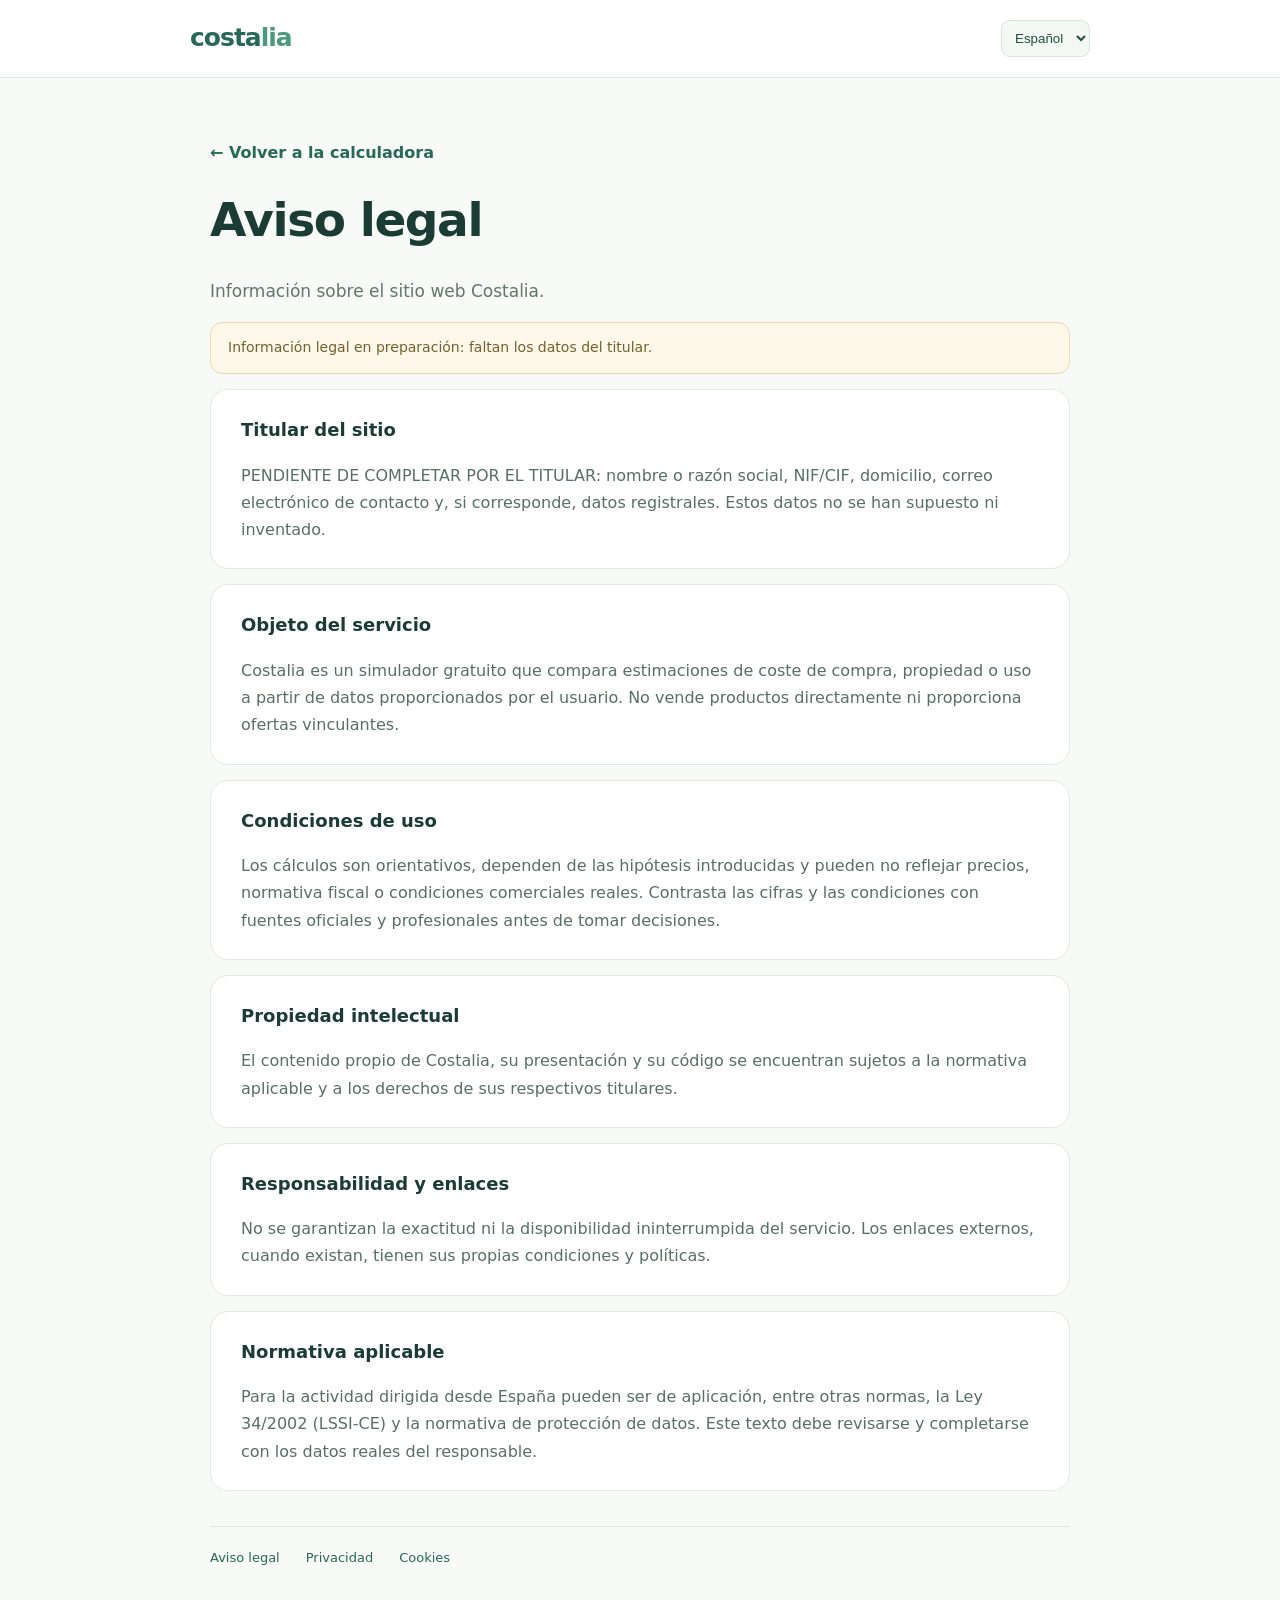
<file: aviso-legal.html>
<!doctype html><html lang="es"><head><meta charset="utf-8"><meta name="viewport" content="width=device-width,initial-scale=1"><meta name="robots" content="noindex"><meta name="theme-color" content="#0e3045"><link rel="icon" href="/favicon.svg" type="image/svg+xml"><title>Aviso legal | Costalia</title><style>*{box-sizing:border-box}body{margin:0;font-family:Inter,system-ui,sans-serif;background:#f7faf7;color:#1b3b35;line-height:1.7}header{display:flex;align-items:center;justify-content:space-between;padding:17px max(20px,calc((100vw - 900px)/2));background:#fff;border-bottom:1px solid #e1e9e3;gap:12px}a{color:#276958;text-decoration:none}a:hover{text-decoration:underline}.logo{font-size:25px;font-weight:800;letter-spacing:-1px}.logo span{color:#4a9a7d}select{background:#f4f8f5;border:1px solid #d8e5dd;padding:9px;border-radius:9px;color:#234e40}main{max-width:900px;margin:35px auto;padding:0 20px 70px}h1{font-size:clamp(30px,4vw,47px);letter-spacing:-1.4px;margin:8px 0}.intro{color:#61766a;font-size:17px}.card{background:white;border:1px solid #e0e9e2;padding:25px 30px;border-radius:18px;margin-top:15px}h2{font-size:18px;margin-top:0}.card p{margin-bottom:0;color:#586f64}.warning{border:1px solid #ead9af;background:#fdf8e9;border-radius:12px;padding:13px 17px;color:#765f2c;font-size:14px}.back{display:inline-block;margin:26px 0 6px;font-weight:650}footer{border-top:1px solid #dfe8e0;padding-top:20px;margin-top:35px;display:flex;gap:14px;flex-wrap:wrap;font-size:13px}footer a{margin-right:12px}@media(max-width:600px){.card{padding:19px}}</style></head><body><header><a class="logo" href="/">costa<span>lia</span></a><select id="lang" aria-label="Idioma / Language"><option value="es">Español</option><option value="ca">Català</option><option value="en">English</option></select></header><main><a href="/" class="back" id="back"></a><h1 id="title"></h1><p class="intro" id="intro"></p><p class="warning" id="warning"></p><div id="sections"></div><footer><a id="legal" href="/aviso-legal.html">Aviso legal</a><a id="privacy" href="/privacidad.html">Privacidad</a><a href="/cookies.html">Cookies</a></footer></main><script>
const texts={"es":{"title":"Aviso legal","intro":"Información sobre el sitio web Costalia.","parts":[["Titular del sitio","PENDIENTE DE COMPLETAR POR EL TITULAR: nombre o razón social, NIF/CIF, domicilio, correo electrónico de contacto y, si corresponde, datos registrales. Estos datos no se han supuesto ni inventado."],["Objeto del servicio","Costalia es un simulador gratuito que compara estimaciones de coste de compra, propiedad o uso a partir de datos proporcionados por el usuario. No vende productos directamente ni proporciona ofertas vinculantes."],["Condiciones de uso","Los cálculos son orientativos, dependen de las hipótesis introducidas y pueden no reflejar precios, normativa fiscal o condiciones comerciales reales. Contrasta las cifras y las condiciones con fuentes oficiales y profesionales antes de tomar decisiones."],["Propiedad intelectual","El contenido propio de Costalia, su presentación y su código se encuentran sujetos a la normativa aplicable y a los derechos de sus respectivos titulares."],["Responsabilidad y enlaces","No se garantizan la exactitud ni la disponibilidad ininterrumpida del servicio. Los enlaces externos, cuando existan, tienen sus propias condiciones y políticas."],["Normativa aplicable","Para la actividad dirigida desde España pueden ser de aplicación, entre otras normas, la Ley 34/2002 (LSSI-CE) y la normativa de protección de datos. Este texto debe revisarse y completarse con los datos reales del responsable."]]},"ca":{"title":"Avís legal","intro":"Informació sobre el lloc web Costalia.","parts":[["Titular del lloc web","PENDENT DE COMPLETAR PEL TITULAR: nom o raó social, NIF/CIF, domicili, correu electrònic de contacte i, quan correspongui, dades registrals. No s'han suposat ni inventat aquestes dades."],["Objecte del servei","Costalia és un simulador gratuït que compara estimacions de cost de compra, propietat o ús a partir de dades introduïdes per l'usuari. No ven productes directament ni ofereix pressupostos vinculants."],["Condicions d'ús","Els càlculs són orientatius, depenen dels supòsits indicats i poden no reflectir preus, fiscalitat o condicions comercials reals. Contrasta les xifres amb fonts oficials i professionals abans de decidir."],["Propietat intel·lectual","El contingut propi de Costalia, la seva presentació i el seu codi estan subjectes a la normativa aplicable i als drets dels seus titulars."],["Responsabilitat i enllaços","No es garanteixen la precisió ni la disponibilitat ininterrompuda del servei. Els enllaços externs, quan n'hi hagi, tenen condicions pròpies."],["Normativa aplicable","Per a l'activitat dirigida des d'Espanya poden ser aplicables, entre d'altres, la Llei 34/2002 i la normativa de protecció de dades. Aquest text s'ha de revisar i completar amb les dades reals del responsable."]]},"en":{"title":"Legal notice","intro":"Information about the Costalia website.","parts":[["Website operator","TO BE COMPLETED BY THE OPERATOR: legal name, tax identifier, registered address, contact email and applicable company registration details. No operator details have been invented."],["Purpose","Costalia provides a free tool for estimating and comparing purchase, ownership and usage costs based on user-entered figures. It does not directly sell products or issue binding offers."],["Terms of use","Results are illustrative, depend on assumptions and may differ from real prices, tax rules and commercial conditions. Check numbers and terms with official and professional sources before acting."],["Intellectual property","Original Costalia content, presentation and code are subject to applicable laws and their respective owners' rights."],["Liability and links","Accuracy and uninterrupted availability are not guaranteed. External websites, if linked, have their own terms and privacy notices."],["Applicable law","For a service offered from Spain, Spanish Law 34/2002 and data protection rules may apply. The actual operator must review and complete this notice."]]}};const common={"es":{"back":"Volver a la calculadora","footer":"Aviso legal · Privacidad · Cookies","warning":"Información legal en preparación: faltan los datos del titular."},"ca":{"back":"Torna a la calculadora","footer":"Avís legal · Privacitat · Cookies","warning":"Informació legal pendent: falten les dades del titular."},"en":{"back":"Back to calculator","footer":"Legal notice · Privacy · Cookies","warning":"Legal information pending: operator details must be completed."}};const select=document.getElementById("lang");let language=new URLSearchParams(location.search).get("lang");if(!["es","ca","en"].includes(language))language="es";select.value=language;
function render(){const x=texts[language],c=common[language];document.documentElement.lang=language;document.title=x.title+" | Costalia";document.getElementById("back").textContent="← "+c.back;document.getElementById("title").textContent=x.title;document.getElementById("intro").textContent=x.intro;document.getElementById("warning").textContent=c.warning;document.getElementById("sections").replaceChildren(...x.parts.map(([heading,desc])=>{const section=document.createElement("section");section.className="card";const h=document.createElement("h2");h.textContent=heading;const p=document.createElement("p");p.textContent=desc;section.append(h,p);return section;}));document.getElementById("legal").textContent=({es:"Aviso legal",ca:"Avís legal",en:"Legal notice"})[language];document.getElementById("privacy").textContent=({es:"Privacidad",ca:"Privacitat",en:"Privacy"})[language];document.querySelectorAll("footer a").forEach(a=>{const u=new URL(a.href);u.searchParams.set("lang",language);a.href=u.pathname+u.search;});document.getElementById("back").href="/?lang="+language;}
select.addEventListener("change",e=>{language=e.target.value;history.replaceState(null,"",location.pathname+"?lang="+language);render()});render();
</script></body></html>
</file>
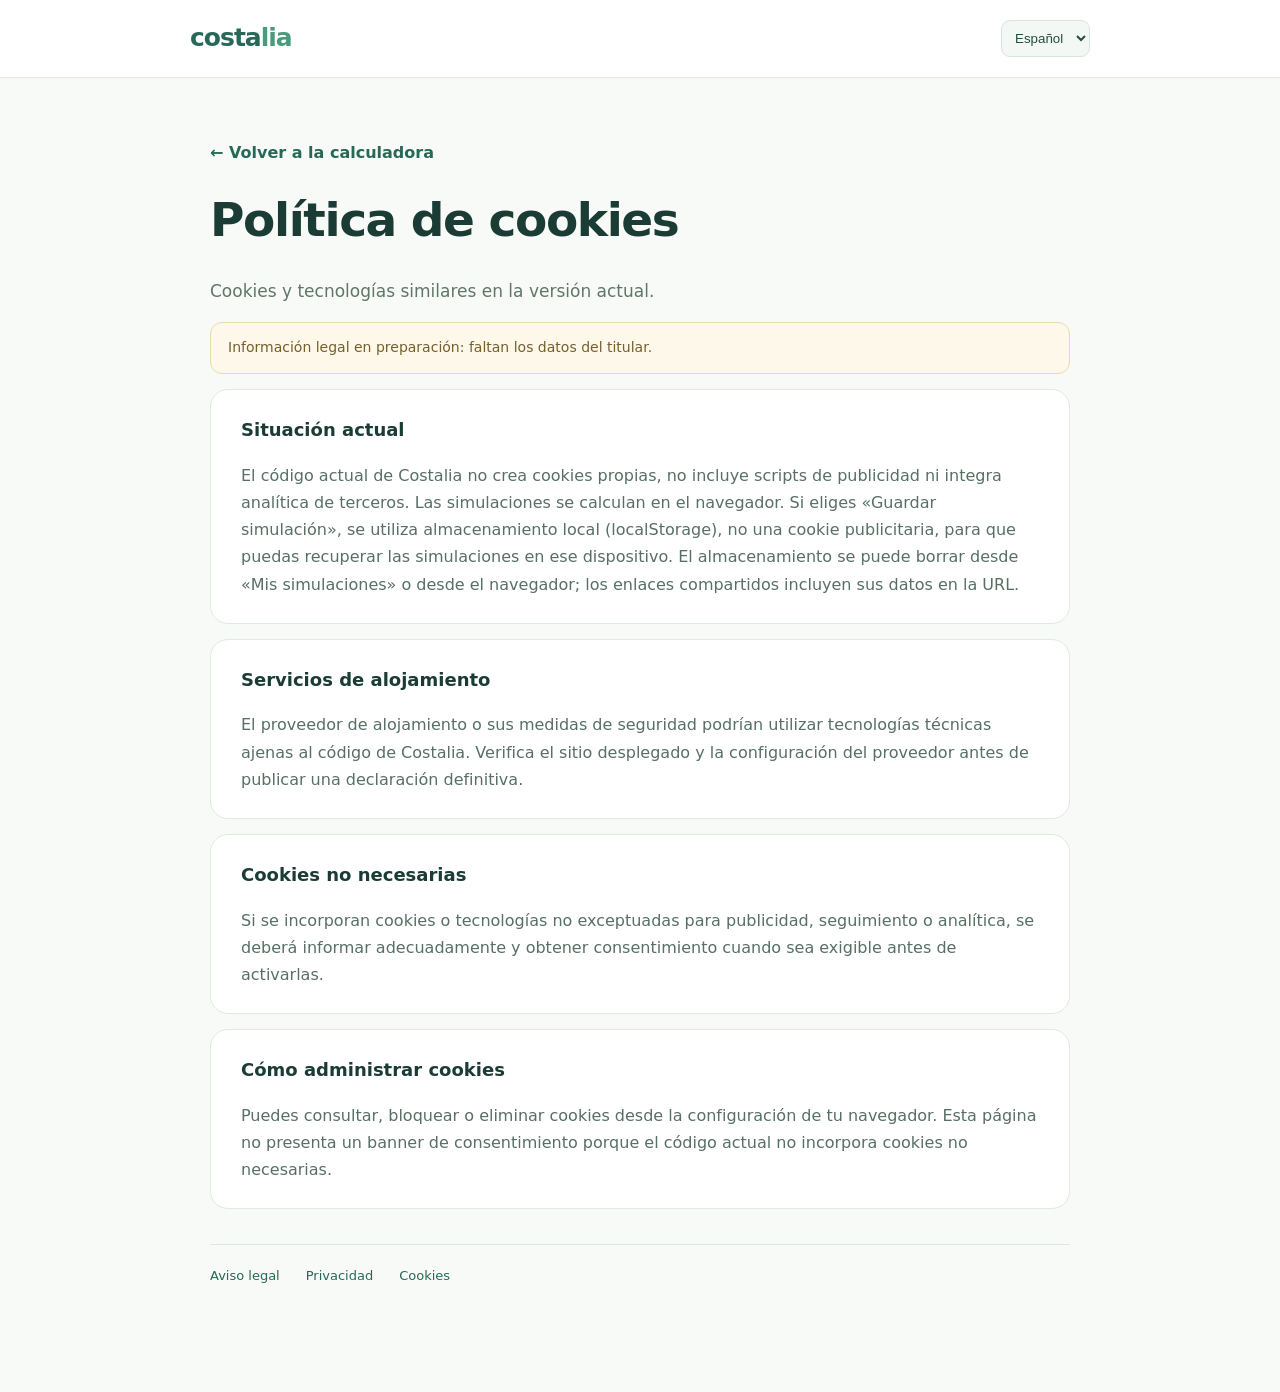
<file: cookies.html>
<!doctype html><html lang="es"><head><meta charset="utf-8"><meta name="viewport" content="width=device-width,initial-scale=1"><meta name="robots" content="noindex"><meta name="theme-color" content="#0e3045"><link rel="icon" href="/favicon.svg" type="image/svg+xml"><title>Política de cookies | Costalia</title><style>*{box-sizing:border-box}body{margin:0;font-family:Inter,system-ui,sans-serif;background:#f7faf7;color:#1b3b35;line-height:1.7}header{display:flex;align-items:center;justify-content:space-between;padding:17px max(20px,calc((100vw - 900px)/2));background:#fff;border-bottom:1px solid #e1e9e3;gap:12px}a{color:#276958;text-decoration:none}a:hover{text-decoration:underline}.logo{font-size:25px;font-weight:800;letter-spacing:-1px}.logo span{color:#4a9a7d}select{background:#f4f8f5;border:1px solid #d8e5dd;padding:9px;border-radius:9px;color:#234e40}main{max-width:900px;margin:35px auto;padding:0 20px 70px}h1{font-size:clamp(30px,4vw,47px);letter-spacing:-1.4px;margin:8px 0}.intro{color:#61766a;font-size:17px}.card{background:white;border:1px solid #e0e9e2;padding:25px 30px;border-radius:18px;margin-top:15px}h2{font-size:18px;margin-top:0}.card p{margin-bottom:0;color:#586f64}.warning{border:1px solid #ead9af;background:#fdf8e9;border-radius:12px;padding:13px 17px;color:#765f2c;font-size:14px}.back{display:inline-block;margin:26px 0 6px;font-weight:650}footer{border-top:1px solid #dfe8e0;padding-top:20px;margin-top:35px;display:flex;gap:14px;flex-wrap:wrap;font-size:13px}footer a{margin-right:12px}@media(max-width:600px){.card{padding:19px}}</style></head><body><header><a class="logo" href="/">costa<span>lia</span></a><select id="lang" aria-label="Idioma / Language"><option value="es">Español</option><option value="ca">Català</option><option value="en">English</option></select></header><main><a href="/" class="back" id="back"></a><h1 id="title"></h1><p class="intro" id="intro"></p><p class="warning" id="warning"></p><div id="sections"></div><footer><a id="legal" href="/aviso-legal.html">Aviso legal</a><a id="privacy" href="/privacidad.html">Privacidad</a><a href="/cookies.html">Cookies</a></footer></main><script>
const texts={"es":{"title":"Política de cookies","intro":"Cookies y tecnologías similares en la versión actual.","parts":[["Situación actual","El código actual de Costalia no crea cookies propias, no incluye scripts de publicidad ni integra analítica de terceros. Las simulaciones se calculan en el navegador. Si eliges «Guardar simulación», se utiliza almacenamiento local (localStorage), no una cookie publicitaria, para que puedas recuperar las simulaciones en ese dispositivo. El almacenamiento se puede borrar desde «Mis simulaciones» o desde el navegador; los enlaces compartidos incluyen sus datos en la URL."],["Servicios de alojamiento","El proveedor de alojamiento o sus medidas de seguridad podrían utilizar tecnologías técnicas ajenas al código de Costalia. Verifica el sitio desplegado y la configuración del proveedor antes de publicar una declaración definitiva."],["Cookies no necesarias","Si se incorporan cookies o tecnologías no exceptuadas para publicidad, seguimiento o analítica, se deberá informar adecuadamente y obtener consentimiento cuando sea exigible antes de activarlas."],["Cómo administrar cookies","Puedes consultar, bloquear o eliminar cookies desde la configuración de tu navegador. Esta página no presenta un banner de consentimiento porque el código actual no incorpora cookies no necesarias."]]},"ca":{"title":"Política de cookies","intro":"Cookies i tecnologies similars de la versió actual.","parts":[["Situació actual","El codi actual de Costalia no crea cookies pròpies, no inclou scripts publicitaris ni analítica de tercers. Les simulacions es calculen al navegador. Si tries «Desa simulació», s'utilitza emmagatzematge local (localStorage), no una cookie publicitària, per recuperar-les al mateix dispositiu. Les pots esborrar des de «Les meves simulacions» o des del navegador; els enllaços compartits incorporen dades a l'URL."],["Allotjament","El proveïdor d'allotjament o les seves mesures de seguretat podrien utilitzar tecnologies tècniques alienes al codi de Costalia. Verifica el web publicat i la configuració abans d'aprovar aquesta declaració."],["Cookies no necessàries","Si s'hi afegeixen cookies o tecnologies no exceptuades per publicitat, seguiment o analítica, caldrà informar i obtenir el consentiment quan sigui exigible abans d'activar-les."],["Com gestionar cookies","Pots consultar, bloquejar o esborrar cookies des del navegador. No es mostra un bàner de consentiment perquè el codi actual no incorpora cookies no necessàries."]]},"en":{"title":"Cookie policy","intro":"Cookies and similar technologies in the current version.","parts":[["Current status","The current Costalia code does not set its own cookies or include advertising and third-party analytics scripts. Inputs are processed in your browser. If you select «Save simulation», localStorage is used to keep the simulation on that device, not advertising cookies. You can delete saved items via «My simulations» or clear site data; shared links embed simulation inputs in their URLs."],["Hosting services","The hosting provider or its security tools may use technical technologies outside Costalia's code. Review the deployed site and provider setup before treating this notice as final."],["Non-essential cookies","If tracking, advertising or non-exempt analytics cookies or similar technologies are added, appropriate information and consent where required must come before activation."],["Cookie management","You can review, block and delete cookies through your browser. No consent banner is shown because the current application code does not include non-essential cookies."]]}};const common={"es":{"back":"Volver a la calculadora","footer":"Aviso legal · Privacidad · Cookies","warning":"Información legal en preparación: faltan los datos del titular."},"ca":{"back":"Torna a la calculadora","footer":"Avís legal · Privacitat · Cookies","warning":"Informació legal pendent: falten les dades del titular."},"en":{"back":"Back to calculator","footer":"Legal notice · Privacy · Cookies","warning":"Legal information pending: operator details must be completed."}};const select=document.getElementById("lang");let language=new URLSearchParams(location.search).get("lang");if(!["es","ca","en"].includes(language))language="es";select.value=language;
function render(){const x=texts[language],c=common[language];document.documentElement.lang=language;document.title=x.title+" | Costalia";document.getElementById("back").textContent="← "+c.back;document.getElementById("title").textContent=x.title;document.getElementById("intro").textContent=x.intro;document.getElementById("warning").textContent=c.warning;document.getElementById("sections").replaceChildren(...x.parts.map(([heading,desc])=>{const section=document.createElement("section");section.className="card";const h=document.createElement("h2");h.textContent=heading;const p=document.createElement("p");p.textContent=desc;section.append(h,p);return section;}));document.getElementById("legal").textContent=({es:"Aviso legal",ca:"Avís legal",en:"Legal notice"})[language];document.getElementById("privacy").textContent=({es:"Privacidad",ca:"Privacitat",en:"Privacy"})[language];document.querySelectorAll("footer a").forEach(a=>{const u=new URL(a.href);u.searchParams.set("lang",language);a.href=u.pathname+u.search;});document.getElementById("back").href="/?lang="+language;}
select.addEventListener("change",e=>{language=e.target.value;history.replaceState(null,"",location.pathname+"?lang="+language);render()});render();
</script></body></html>
</file>
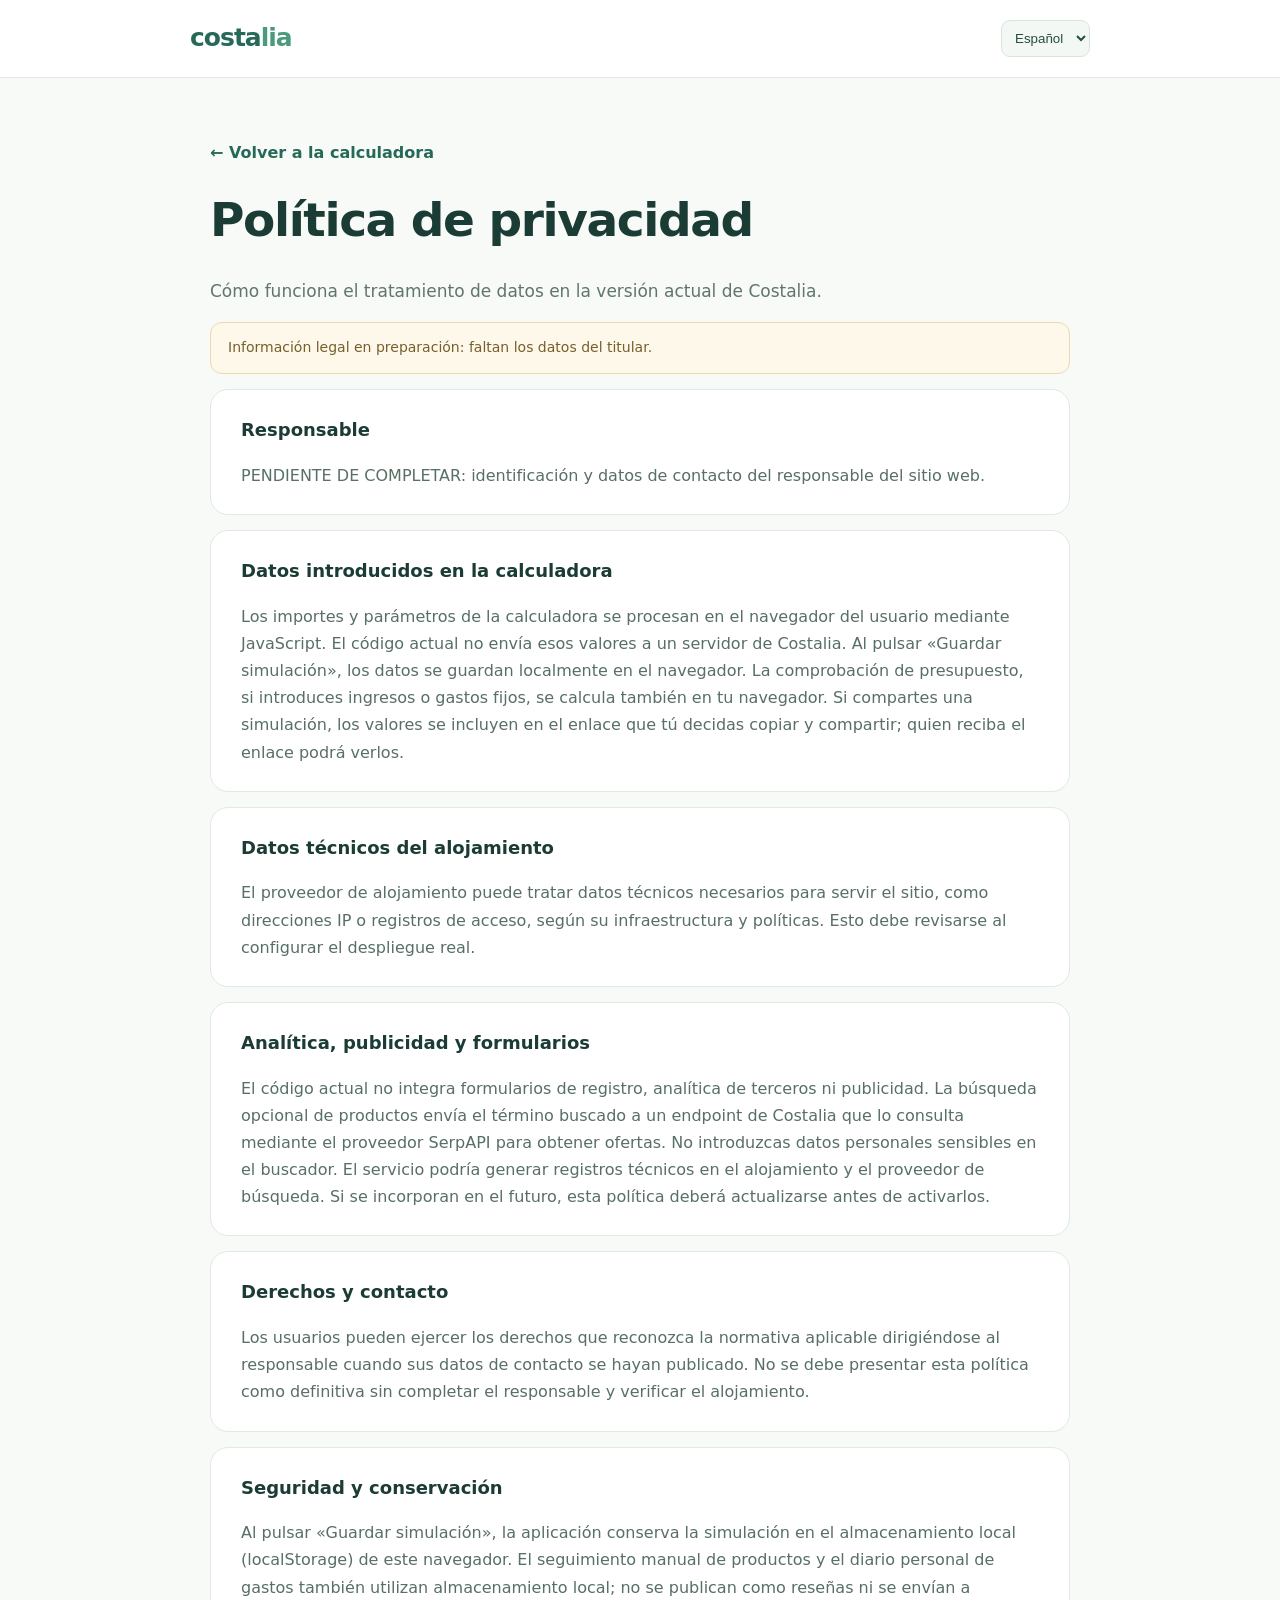
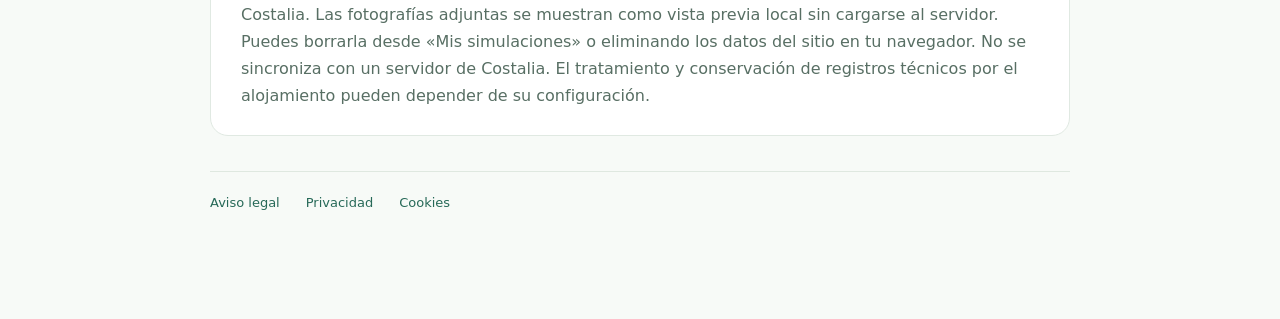
<file: privacidad.html>
<!doctype html><html lang="es"><head><meta charset="utf-8"><meta name="viewport" content="width=device-width,initial-scale=1"><meta name="robots" content="noindex"><meta name="theme-color" content="#0e3045"><link rel="icon" href="/favicon.svg" type="image/svg+xml"><title>Política de privacidad | Costalia</title><style>*{box-sizing:border-box}body{margin:0;font-family:Inter,system-ui,sans-serif;background:#f7faf7;color:#1b3b35;line-height:1.7}header{display:flex;align-items:center;justify-content:space-between;padding:17px max(20px,calc((100vw - 900px)/2));background:#fff;border-bottom:1px solid #e1e9e3;gap:12px}a{color:#276958;text-decoration:none}a:hover{text-decoration:underline}.logo{font-size:25px;font-weight:800;letter-spacing:-1px}.logo span{color:#4a9a7d}select{background:#f4f8f5;border:1px solid #d8e5dd;padding:9px;border-radius:9px;color:#234e40}main{max-width:900px;margin:35px auto;padding:0 20px 70px}h1{font-size:clamp(30px,4vw,47px);letter-spacing:-1.4px;margin:8px 0}.intro{color:#61766a;font-size:17px}.card{background:white;border:1px solid #e0e9e2;padding:25px 30px;border-radius:18px;margin-top:15px}h2{font-size:18px;margin-top:0}.card p{margin-bottom:0;color:#586f64}.warning{border:1px solid #ead9af;background:#fdf8e9;border-radius:12px;padding:13px 17px;color:#765f2c;font-size:14px}.back{display:inline-block;margin:26px 0 6px;font-weight:650}footer{border-top:1px solid #dfe8e0;padding-top:20px;margin-top:35px;display:flex;gap:14px;flex-wrap:wrap;font-size:13px}footer a{margin-right:12px}@media(max-width:600px){.card{padding:19px}}</style></head><body><header><a class="logo" href="/">costa<span>lia</span></a><select id="lang" aria-label="Idioma / Language"><option value="es">Español</option><option value="ca">Català</option><option value="en">English</option></select></header><main><a href="/" class="back" id="back"></a><h1 id="title"></h1><p class="intro" id="intro"></p><p class="warning" id="warning"></p><div id="sections"></div><footer><a id="legal" href="/aviso-legal.html">Aviso legal</a><a id="privacy" href="/privacidad.html">Privacidad</a><a href="/cookies.html">Cookies</a></footer></main><script>
const texts={"es":{"title":"Política de privacidad","intro":"Cómo funciona el tratamiento de datos en la versión actual de Costalia.","parts":[["Responsable","PENDIENTE DE COMPLETAR: identificación y datos de contacto del responsable del sitio web."],["Datos introducidos en la calculadora","Los importes y parámetros de la calculadora se procesan en el navegador del usuario mediante JavaScript. El código actual no envía esos valores a un servidor de Costalia. Al pulsar «Guardar simulación», los datos se guardan localmente en el navegador. La comprobación de presupuesto, si introduces ingresos o gastos fijos, se calcula también en tu navegador. Si compartes una simulación, los valores se incluyen en el enlace que tú decidas copiar y compartir; quien reciba el enlace podrá verlos."],["Datos técnicos del alojamiento","El proveedor de alojamiento puede tratar datos técnicos necesarios para servir el sitio, como direcciones IP o registros de acceso, según su infraestructura y políticas. Esto debe revisarse al configurar el despliegue real."],["Analítica, publicidad y formularios","El código actual no integra formularios de registro, analítica de terceros ni publicidad. La búsqueda opcional de productos envía el término buscado a un endpoint de Costalia que lo consulta mediante el proveedor SerpAPI para obtener ofertas. No introduzcas datos personales sensibles en el buscador. El servicio podría generar registros técnicos en el alojamiento y el proveedor de búsqueda. Si se incorporan en el futuro, esta política deberá actualizarse antes de activarlos."],["Derechos y contacto","Los usuarios pueden ejercer los derechos que reconozca la normativa aplicable dirigiéndose al responsable cuando sus datos de contacto se hayan publicado. No se debe presentar esta política como definitiva sin completar el responsable y verificar el alojamiento."],["Seguridad y conservación","Al pulsar «Guardar simulación», la aplicación conserva la simulación en el almacenamiento local (localStorage) de este navegador. El seguimiento manual de productos y el diario personal de gastos también utilizan almacenamiento local; no se publican como reseñas ni se envían a Costalia. Las fotografías adjuntas se muestran como vista previa local sin cargarse al servidor. Puedes borrarla desde «Mis simulaciones» o eliminando los datos del sitio en tu navegador. No se sincroniza con un servidor de Costalia. El tratamiento y conservación de registros técnicos por el alojamiento pueden depender de su configuración."]]},"ca":{"title":"Política de privacitat","intro":"Com es tracten les dades a la versió actual de Costalia.","parts":[["Responsable","PENDENT DE COMPLETAR: identificació i dades de contacte del responsable del lloc web."],["Dades de la calculadora","Els imports i paràmetres es processen al navegador mitjançant JavaScript. El codi actual no envia aquests valors a cap servidor de Costalia. Si prems «Desa simulació», les dades queden desades localment al navegador. El pressupost, si introdueixes ingressos o despeses fixes, també es calcula al navegador. Si comparteixes una simulació, els valors s'inclouen a l'enllaç que decideixis copiar i compartir; qui el rebi podrà veure'ls."],["Dades tècniques de l'allotjament","El proveïdor d'allotjament pot tractar dades tècniques necessàries per servir el web, com adreces IP o registres d'accés, segons la seva infraestructura i les seves polítiques. Cal verificar-ho en publicar."],["Analítica, publicitat i formularis","El codi actual no integra formularis de registre, analítica de tercers ni publicitat. La cerca opcional de productes envia el text cercat a un endpoint de Costalia, que consulta el proveïdor SerpAPI per obtenir ofertes. No introdueixis dades personals sensibles al cercador. El servei pot generar registres tècnics a l'allotjament i al proveïdor de cerca. Si s'hi incorporen, caldrà actualitzar aquesta política abans d'activar-los."],["Drets i contacte","Els usuaris poden exercir els drets que reconegui la normativa aplicable davant el responsable quan se'n publiquin les dades de contacte. No s'ha de donar aquesta política per definitiva sense completar-les."],["Seguretat i conservació","Quan prems «Desa simulació», l'aplicació guarda les dades a l'emmagatzematge local (localStorage) d'aquest navegador. El seguiment manual de productes i el diari de despeses personals també queden al navegador; no es publiquen com a opinions ni s'envien a Costalia. Les fotografies només es previsualitzen localment. Pots esborrar-les des de «Les meves simulacions» o eliminant les dades del lloc. No se sincronitzen amb cap servidor de Costalia. El tractament i conservació de registres tècnics depèn de la configuració de l'allotjament."]]},"en":{"title":"Privacy policy","intro":"How information is handled by the current Costalia version.","parts":[["Controller","TO BE COMPLETED: identity and contact details of the site operator/data controller."],["Calculator inputs","Figures and parameters are processed in the user's browser using JavaScript. The current application code does not transmit those values to a Costalia server. Clicking «Save simulation» stores the values locally in your browser; any optional budget entries are also calculated only in the browser. If you share a simulation, the values are embedded in the link you choose to copy; anyone receiving the link can view them."],["Hosting technical data","The hosting provider may process technical data, such as IP addresses and access logs, as necessary to deliver the site, subject to its infrastructure and policies. Verify the deployed configuration."],["Analytics, ads and forms","The current code does not include account forms, third-party analytics or advertising. Optional real-product search sends the search terms to a Costalia endpoint and then to SerpAPI to retrieve offers. Do not enter sensitive personal information in search. Technical logs may be produced by the hosting and search providers. If any are added, this notice must be updated before use."],["Rights and contact","Users may exercise applicable privacy rights by contacting the controller once the actual contact information is published. This notice is not final until the operator and hosting details are confirmed."],["Security and retention","When you choose «Save simulation», the app stores that simulation in this browser's localStorage. Manually saved product watches and the personal expense diary are also stored locally, not published as reviews or sent to Costalia. Uploaded reference photos are only previewed locally and are not sent to a server. You can remove it from «My simulations» or clear the site's browser data. It is not synced to a Costalia server. Hosting log processing and retention may depend on the provider configuration."]]}};const common={"es":{"back":"Volver a la calculadora","footer":"Aviso legal · Privacidad · Cookies","warning":"Información legal en preparación: faltan los datos del titular."},"ca":{"back":"Torna a la calculadora","footer":"Avís legal · Privacitat · Cookies","warning":"Informació legal pendent: falten les dades del titular."},"en":{"back":"Back to calculator","footer":"Legal notice · Privacy · Cookies","warning":"Legal information pending: operator details must be completed."}};const select=document.getElementById("lang");let language=new URLSearchParams(location.search).get("lang");if(!["es","ca","en"].includes(language))language="es";select.value=language;
function render(){const x=texts[language],c=common[language];document.documentElement.lang=language;document.title=x.title+" | Costalia";document.getElementById("back").textContent="← "+c.back;document.getElementById("title").textContent=x.title;document.getElementById("intro").textContent=x.intro;document.getElementById("warning").textContent=c.warning;document.getElementById("sections").replaceChildren(...x.parts.map(([heading,desc])=>{const section=document.createElement("section");section.className="card";const h=document.createElement("h2");h.textContent=heading;const p=document.createElement("p");p.textContent=desc;section.append(h,p);return section;}));document.getElementById("legal").textContent=({es:"Aviso legal",ca:"Avís legal",en:"Legal notice"})[language];document.getElementById("privacy").textContent=({es:"Privacidad",ca:"Privacitat",en:"Privacy"})[language];document.querySelectorAll("footer a").forEach(a=>{const u=new URL(a.href);u.searchParams.set("lang",language);a.href=u.pathname+u.search;});document.getElementById("back").href="/?lang="+language;}
select.addEventListener("change",e=>{language=e.target.value;history.replaceState(null,"",location.pathname+"?lang="+language);render()});render();
</script></body></html>
</file>
<file: costalia-plus.css>
/* Costalia Studio — enhanced calculator */
#costaliaStudio{max-width:1150px;margin:0 auto 30px}
#legacyCalc{display:none!important}
.cs-panel{background:#fff;border:1px solid #dce8df;border-radius:20px;padding:23px;margin-bottom:17px;box-shadow:0 8px 26px #123a2908}
.cs-top{display:flex;justify-content:space-between;align-items:center;gap:15px;flex-wrap:wrap}
.cs-top h2{margin:0;font-size:23px;letter-spacing:-.7px}
.cs-sub{color:#647a70;font-size:13px;line-height:1.6;margin:9px 0}
.cs-fields{display:grid;grid-template-columns:repeat(2,minmax(0,1fr));gap:13px}
.cs-field{min-width:0}.cs-field label{display:block;font-size:12px;font-weight:730;color:#4b6c60;margin-bottom:7px}
.cs-field input,.cs-field select{width:100%;padding:10px 12px;border:1px solid #d6e3db;border-radius:11px;color:#1a3d33;min-height:44px;background:#fff;font:inherit}
.cs-field input:focus,.cs-field select:focus{outline:2px solid #9ccfba;outline-offset:1px}
.cs-grid{display:grid;grid-template-columns:repeat(2,minmax(0,1fr));gap:17px}
.cs-four{display:grid;grid-template-columns:repeat(2,minmax(0,1fr));gap:14px}
.cs-controls{display:flex;flex-wrap:wrap;align-items:center;gap:10px}
.cs-controls button,.cs-mini{border-radius:11px}
.cs-btn{background:#226654;color:white;border:0;padding:11px 17px;border-radius:11px;font-weight:720;cursor:pointer}
.cs-btn.secondary{background:#ecf3ed;color:#295b4c}
.cs-btn.danger{background:#fff3ee;color:#97513a}
.cs-btn:disabled{opacity:.5;cursor:not-allowed}
.cs-selected{background:#266a57!important;color:#fff!important}
.cs-title{font-size:clamp(25px,3.4vw,36px);line-height:1.18;letter-spacing:-1px;margin:0 0 7px}
.cs-tag{display:inline-block;font-size:11px;color:#31765f;background:#e6f2e9;border-radius:999px;padding:6px 12px;font-weight:700}
.cs-option{border:1px solid #e2e9e3;border-radius:19px;background:#fff;padding:20px}
.cs-option.winner{border:2px solid #4f9f7b}
.cs-option-head{display:flex;justify-content:space-between;align-items:center;gap:10px;margin:0 0 14px}
.cs-option h3{margin:0;font-size:18px;color:#1b4035}
.cs-stack{display:grid;grid-template-columns:repeat(2,minmax(0,1fr));gap:10px}
.cs-stat{background:#eff6f0;border-radius:13px;padding:15px}
.cs-stat b{display:block;color:#22634d;font-size:24px;letter-spacing:-.5px}
.cs-stat span{color:#6c8276;font-size:12px}
.cs-row{display:flex;align-items:center;justify-content:space-between;gap:10px;padding:9px 0;border-bottom:1px solid #edf2ed;font-size:13px}
.cs-chart{display:flex;height:12px;overflow:hidden;border-radius:20px;background:#e9efe9;margin:16px 0}
.cs-chart span{min-width:0}
.cs-timeline{overflow:auto;padding-bottom:5px}
.cs-timeline svg{display:block;max-width:100%;height:auto}
.cs-helper{background:#f1f6f1;padding:16px;border-radius:13px;font-size:13px;line-height:1.65;color:#496459}
.cs-alert{background:#fff8e7;border:1px solid #eedcaa;border-radius:12px;padding:14px;color:#795d29}
.cs-resultlead{padding:22px;background:linear-gradient(115deg,#1f5447,#2e7860);border-radius:17px;color:#fff;margin-bottom:18px}
.cs-resultlead strong{font-size:22px;display:block;margin-top:5px;color:#d0f4df}
.cs-breakdown{margin:12px 0 0}
.cs-tabs{display:flex;flex-wrap:wrap;gap:8px}
.cs-tab{background:#edf2ed!important;color:#355f4c!important}
.cs-tab.active{background:#245f4b!important;color:#fff!important}
.cs-expense{display:grid;grid-template-columns:2fr 1fr 1.2fr auto;gap:8px;align-items:end;margin-top:9px}
.cs-expense input,.cs-expense select{width:100%;min-width:0}
.cs-empty{font-size:13px;color:#778a80;font-style:italic}
.cs-search{display:flex;align-items:center;gap:10px}
.cs-search input{flex:1;min-width:0}
.cs-section{margin-top:24px}
.cs-section h2{font-size:24px;margin:0 0 15px}
.cs-budget{display:grid;grid-template-columns:repeat(3,minmax(0,1fr));gap:12px}
.cs-actions{display:flex;flex-wrap:wrap;gap:9px}
.cs-actions button{flex:0 1 auto}
.cs-table{width:100%;border-collapse:collapse;font-size:13px}
.cs-table td,.cs-table th{text-align:left;border-bottom:1px solid #e7eee7;padding:11px;white-space:nowrap}
.cs-table th{color:#486a59;font-size:12px}
.cs-toast{font-size:13px;color:#276d56;min-height:19px}
@media(max-width:750px){.cs-panel{padding:17px}.cs-grid,.cs-four{grid-template-columns:1fr}.cs-budget{grid-template-columns:1fr}.cs-expense{grid-template-columns:1fr 1fr}.cs-expense .cs-full{grid-column:span 2}.cs-actions button{flex:1 1 42%}.cs-top{align-items:flex-start}.cs-stack{grid-template-columns:1fr 1fr}}
@media print{header,.hero,.site-footer,.help-section,#legacyCalc,.cs-edit,#cs-search-panel,#cs-budget-panel,#cs-saved-panel,.cs-actions{display:none!important}body{background:white!important}main{margin:0;padding:0}#costaliaStudio{width:100%;max-width:none}.cs-panel,.cs-option{box-shadow:none!important;break-inside:avoid;border-color:#b5c4b9}.cs-resultlead{color:#111;background:white;border:1px solid #ccc}.cs-resultlead strong{color:#111}}


.cs-offer-list{display:grid;grid-template-columns:repeat(2,minmax(0,1fr));gap:13px;margin-top:16px}
.cs-offer{background:#fafcf9;border:1px solid #dbe8df;border-radius:16px;padding:13px;display:flex;align-items:flex-start;gap:14px}
.cs-offer img{width:95px;height:100px;object-fit:contain;background:white;border-radius:10px;flex-shrink:0}
.cs-offer-info{min-width:0;flex:1}.cs-offer-info b{display:block;font-size:13px;line-height:1.4;color:#1e4d3e;overflow-wrap:anywhere}
.cs-offer-info strong{font-size:22px;color:#1b684e;display:block;margin:9px 0 7px}
.cs-offer-actions{display:flex;align-items:center;gap:12px;flex-wrap:wrap}
.cs-offer-actions .cs-btn{padding:8px 10px;font-size:12px}
.cs-offer-actions a{font-size:12px;color:#245e4e;font-weight:700;text-decoration:none}
.cs-offer-actions a:hover{text-decoration:underline}
@media(max-width:800px){.cs-offer-list{grid-template-columns:1fr}}
@media(max-width:480px){.cs-offer{gap:9px;padding:10px}.cs-offer img{width:68px;height:80px}}


/* Costalia insights: quiet editorial UI, accessible touch controls */
#cs-insights{margin:22px 0}.ci-panel{background:#fff;border:1px solid #dce8df;border-radius:21px;padding:24px;margin-bottom:18px}
.ci-panel>h2{font-size:25px;letter-spacing:-.6px;margin:0 0 7px}.ci-columns{display:grid;grid-template-columns:repeat(2,minmax(0,1fr));gap:17px;margin:18px 0}
.ci-section{background:#f8faf8;border:1px solid #e4ebe5;border-radius:15px;padding:19px;min-width:0}
.ci-section h3{font-size:17px;margin:0 0 10px;color:#245b4a}.ci-section p,.ci-section li{line-height:1.6;font-size:13px;color:#567266}
.ci-section ul{padding-left:22px}.ci-section input,.ci-section textarea,.ci-section select{width:100%;max-width:100%;margin:5px 0 10px;padding:11px;border:1px solid #d3e3d7;border-radius:10px;background:white;min-height:43px;font:inherit;color:#25453b}
.ci-section textarea{min-height:80px}.ci-section button{margin:4px 3px 7px 0}
.ci-slider{display:block;font-size:13px;color:#466d5d;font-weight:650;margin:15px 0}.ci-slider output{float:right}.ci-slider input[type=range]{width:100%;accent-color:#387e63;min-height:26px;padding:0;border:0;background:transparent}
.ci-option-extra{border-top:1px solid #e5ede6;margin-top:15px;padding-top:13px}.ci-option-extra summary{cursor:pointer;font-weight:730;font-size:14px;color:#366f57;margin:5px 0 10px}.ci-option-extra .cs-fields{margin-top:10px}
.ci-row{display:flex;align-items:center;justify-content:space-between;gap:8px;border-bottom:1px solid #e5eee7;padding:8px 0;flex-wrap:wrap;font-size:12px;overflow-wrap:anywhere}
.ci-row span{flex:1;min-width:130px}.ci-row button{padding:6px 10px;font-size:11px}
@media(max-width:780px){.ci-columns{grid-template-columns:1fr}.ci-panel{padding:17px}}
@media print{#cs-insights{display:none!important}.ci-option-extra{display:block!important}}
</file>
